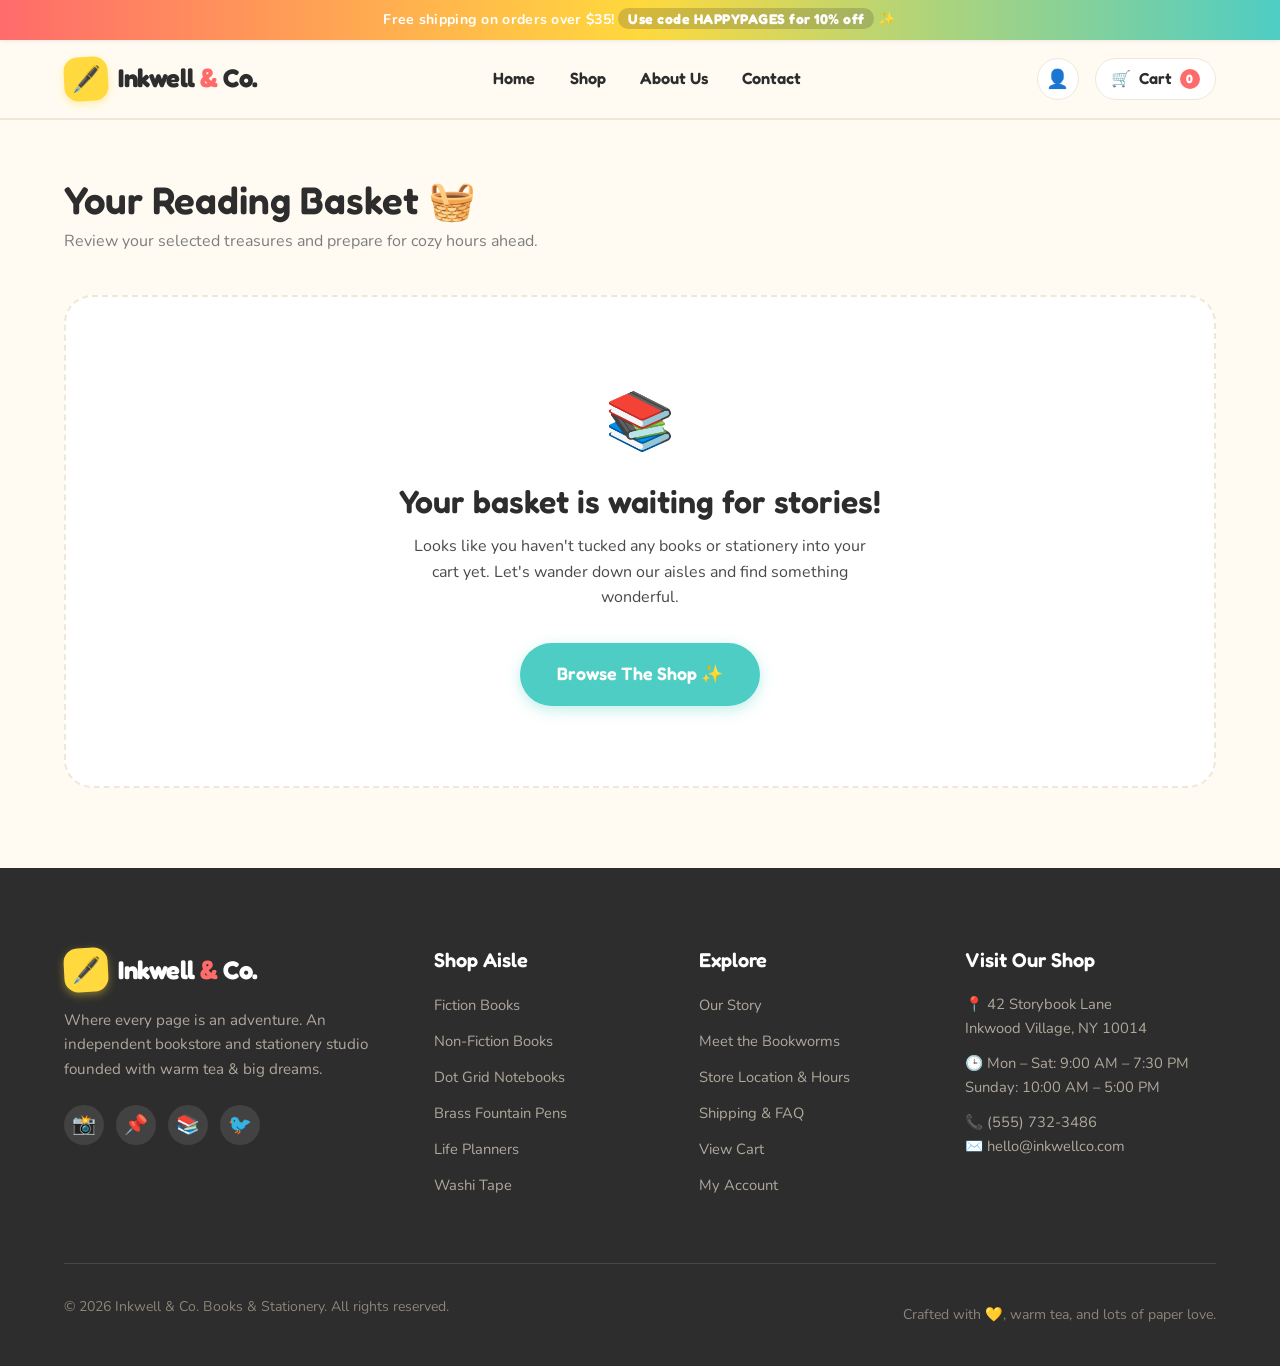
<file: cart.html>
<!DOCTYPE html>
<html lang="en">
<head>
  <meta charset="UTF-8">
  <meta name="viewport" content="width=device-width, initial-scale=1.0">
  <title>Your Shopping Cart | Inkwell & Co.</title>
  <meta name="description" content="Review your curated books, journals, pens, and cozy stationery in your Inkwell & Co. basket.">
  <link rel="stylesheet" href="css/style.css">
  <link rel="icon" href="data:image/svg+xml,<svg xmlns=%22http://www.w3.org/2000/svg%22 viewBox=%220 0 100 100%22><text y=%22.9em%22 font-size=%2290%22>🖋️</text></svg>">
</head>
<body>

  <!-- Top Announcement Promo Strip -->
  <div class="promo-strip">
    Free shipping on orders over $35! <span>Use code HAPPYPAGES for 10% off</span> ✨
  </div>

  <!-- Sticky Navbar -->
  <header class="navbar">
    <div class="container">
      <a href="index.html" class="brand-logo">
        <span class="logo-icon">🖋️</span>
        <span class="brand-text">Inkwell <span>&</span> Co.</span>
      </a>

      <!-- Desktop Nav -->
      <nav class="nav-links">
        <a href="index.html" class="nav-link">Home</a>
        <a href="shop.html" class="nav-link">Shop</a>
        <a href="about.html" class="nav-link">About Us</a>
        <a href="contact.html" class="nav-link">Contact</a>
      </nav>

      <!-- Action Buttons -->
      <div class="nav-actions">
        <a href="login.html" class="nav-icon-btn" title="Account / Sign In" aria-label="Account">
          👤
        </a>
        <a href="cart.html" class="cart-btn active" aria-label="View shopping cart">
          <span>🛒</span>
          <span>Cart</span>
          <span class="cart-badge">0</span>
        </a>
        <button class="hamburger-btn" aria-label="Toggle navigation menu">
          <span></span>
          <span></span>
          <span></span>
        </button>
      </div>
    </div>
  </header>

  <!-- Mobile Drawer -->
  <div class="mobile-nav-backdrop"></div>
  <aside class="mobile-nav-drawer">
    <a href="index.html" class="nav-link">Home 🏡</a>
    <a href="shop.html" class="nav-link">Shop All Products 📚</a>
    <a href="about.html" class="nav-link">Our Story ☕</a>
    <a href="contact.html" class="nav-link">Get in Touch 💌</a>
    <a href="login.html" class="nav-link">Member Sign In 👤</a>
    <a href="cart.html" class="nav-link active">Shopping Cart 🛒</a>
  </aside>

  <main>
    <section class="cart-section">
      <div class="container">
        <div style="margin-bottom: 2.5rem;">
          <h1 style="font-size: 2.4rem; margin-bottom: 0.35rem;">Your Reading Basket 🧺</h1>
          <p class="text-muted">Review your selected treasures and prepare for cozy hours ahead.</p>
        </div>

        <!-- Empty Cart View -->
        <div id="cart-empty-view" class="empty-state" style="display: none; padding: 5rem 2rem;">
          <div class="icon">📚</div>
          <h2 style="font-size: 2rem; margin-bottom: 0.75rem;">Your basket is waiting for stories!</h2>
          <p style="max-width: 480px; margin: 0 auto 2rem; color: var(--color-ink-light);">
            Looks like you haven't tucked any books or stationery into your cart yet. Let's wander down our aisles and find something wonderful.
          </p>
          <a href="shop.html" class="btn btn-teal btn-lg">Browse The Shop ✨</a>
        </div>

        <!-- Filled Cart View -->
        <div id="cart-filled-view" class="cart-layout">
          <!-- Cart Items Column -->
          <div>
            <div class="cart-items-wrapper">
              <div style="display:flex; justify-content:space-between; align-items:center; padding-bottom:1rem; border-bottom:2px solid var(--color-border); margin-bottom:1rem;">
                <h3 style="font-size:1.25rem;">Items in Your Basket</h3>
                <a href="shop.html" style="font-size:0.9rem; font-weight:700; color:var(--color-teal-dark);">+ Add more items</a>
              </div>

              <!-- List container rendered by js/main.js -->
              <div id="cart-items-container"></div>
            </div>

            <div style="margin-top: 1.5rem; display: flex; justify-content: space-between; align-items: center; flex-wrap: wrap; gap: 1rem;">
              <a href="shop.html" class="btn btn-outline">← Continue Shopping</a>
              <span style="font-size: 0.88rem; color: var(--color-muted);">🔒 Secure 256-bit Encrypted Checkout</span>
            </div>
          </div>

          <!-- Order Summary Column -->
          <aside class="order-summary-box">
            <h3>Order Summary</h3>

            <!-- Free Shipping Progress -->
            <div class="shipping-progress">
              <div id="shipping-progress-text" class="shipping-progress-text">
                Add <strong>$35.00</strong> more to unlock <strong>FREE Shipping!</strong>
              </div>
              <div class="progress-bar-track">
                <div id="shipping-progress-bar" class="progress-bar-fill" style="width: 0%;"></div>
              </div>
            </div>

            <!-- Promo Code Form -->
            <div style="margin-bottom: 1.5rem;">
              <label for="cart-promo-input" style="font-size:0.85rem; font-weight:700; display:block; margin-bottom:0.4rem;">Have a Promo Code?</label>
              <div class="promo-code-wrap">
                <input type="text" id="cart-promo-input" class="promo-code-input" placeholder="e.g. HAPPYPAGES">
                <button type="button" id="cart-promo-btn" class="btn btn-teal btn-sm" style="padding:0.6rem 1.1rem;">Apply</button>
              </div>
              <div id="cart-promo-msg" class="promo-message"></div>
              <div style="font-size:0.78rem; color:var(--color-muted); background:var(--color-cream); padding:0.35rem 0.6rem; border-radius:var(--radius-sm); border:1px dashed var(--color-border-dark);">
                💡 Tip: Use coupon <strong>HAPPYPAGES</strong> for 10% off!
              </div>
            </div>

            <!-- Financial Summary Rows -->
            <div class="summary-rows">
              <div class="summary-row">
                <span>Items Subtotal</span>
                <span id="cart-subtotal" class="fw-bold">$0.00</span>
              </div>

              <div id="cart-discount-row" class="summary-row discount-row" style="display: none;">
                <span>10% Club Discount</span>
                <span id="cart-discount-amount">-$0.00</span>
              </div>

              <div class="summary-row">
                <span>Standard Shipping</span>
                <span id="cart-shipping" class="fw-bold">$4.99</span>
              </div>

              <div class="summary-row total-row">
                <span>Total</span>
                <span id="cart-total" style="color:var(--color-ink);">$0.00</span>
              </div>
            </div>

            <!-- Checkout CTA Button -->
            <a href="checkout.html" class="btn btn-teal btn-lg btn-block" style="box-shadow: 0 6px 18px rgba(78, 205, 196, 0.45);">
              Proceed to Checkout 💳
            </a>

            <!-- Badges -->
            <div style="margin-top: 1.75rem; text-align: center; border-top: 1px dashed var(--color-border); padding-top: 1.25rem;">
              <p style="font-size: 0.8rem; color: var(--color-muted); margin-bottom: 0.6rem;">WE PROUDLY ACCEPT</p>
              <div style="display:flex; justify-content:center; gap:0.5rem; font-size:1.4rem;">
                <span title="Visa">💳</span>
                <span title="Apple Pay">🍏</span>
                <span title="Google Pay">📱</span>
                <span title="PayPal">🅿️</span>
              </div>
            </div>
          </aside>
        </div>
      </div>
    </section>
  </main>

  <!-- Footer -->
  <footer class="site-footer">
    <div class="container">
      <div class="footer-grid">
        <div class="footer-brand">
          <a href="index.html" class="brand-logo">
            <span class="logo-icon">🖋️</span>
            <span class="brand-text">Inkwell <span>&</span> Co.</span>
          </a>
          <p class="footer-tagline">Where every page is an adventure. An independent bookstore and stationery studio founded with warm tea & big dreams.</p>
          <div class="footer-social-row">
            <a href="#" class="social-icon-link" aria-label="Instagram">📸</a>
            <a href="#" class="social-icon-link" aria-label="Pinterest">📌</a>
            <a href="#" class="social-icon-link" aria-label="Goodreads">📚</a>
            <a href="#" class="social-icon-link" aria-label="Twitter">🐦</a>
          </div>
        </div>

        <div>
          <h4 class="footer-heading">Shop Aisle</h4>
          <ul class="footer-links">
            <li><a href="shop.html?category=Fiction+books">Fiction Books</a></li>
            <li><a href="shop.html?category=Non-Fiction+books">Non-Fiction Books</a></li>
            <li><a href="shop.html?category=Notebooks">Dot Grid Notebooks</a></li>
            <li><a href="shop.html?category=Pens">Brass Fountain Pens</a></li>
            <li><a href="shop.html?category=Planners">Life Planners</a></li>
            <li><a href="shop.html?category=Washi+tape">Washi Tape</a></li>
          </ul>
        </div>

        <div>
          <h4 class="footer-heading">Explore</h4>
          <ul class="footer-links">
            <li><a href="about.html">Our Story</a></li>
            <li><a href="about.html#team">Meet the Bookworms</a></li>
            <li><a href="contact.html">Store Location & Hours</a></li>
            <li><a href="contact.html#faq">Shipping & FAQ</a></li>
            <li><a href="cart.html">View Cart</a></li>
            <li><a href="login.html">My Account</a></li>
          </ul>
        </div>

        <div>
          <h4 class="footer-heading">Visit Our Shop</h4>
          <p style="color:#B0A89C; font-size:0.92rem; margin-bottom: 0.75rem;">
            📍 42 Storybook Lane<br>Inkwood Village, NY 10014
          </p>
          <p style="color:#B0A89C; font-size:0.92rem; margin-bottom: 0.75rem;">
            🕒 Mon – Sat: 9:00 AM – 7:30 PM<br>Sunday: 10:00 AM – 5:00 PM
          </p>
          <p style="color:#B0A89C; font-size:0.92rem;">
            📞 (555) 732-3486<br>✉️ hello@inkwellco.com
          </p>
        </div>
      </div>

      <div class="footer-bottom">
        <p>&copy; 2026 Inkwell & Co. Books & Stationery. All rights reserved.</p>
        <p>Crafted with 💛, warm tea, and lots of paper love.</p>
      </div>
    </div>
  </footer>

  <!-- Scripts -->
  <script src="js/products.js"></script>
  <script src="js/main.js"></script>
</body>
</html>
</file>
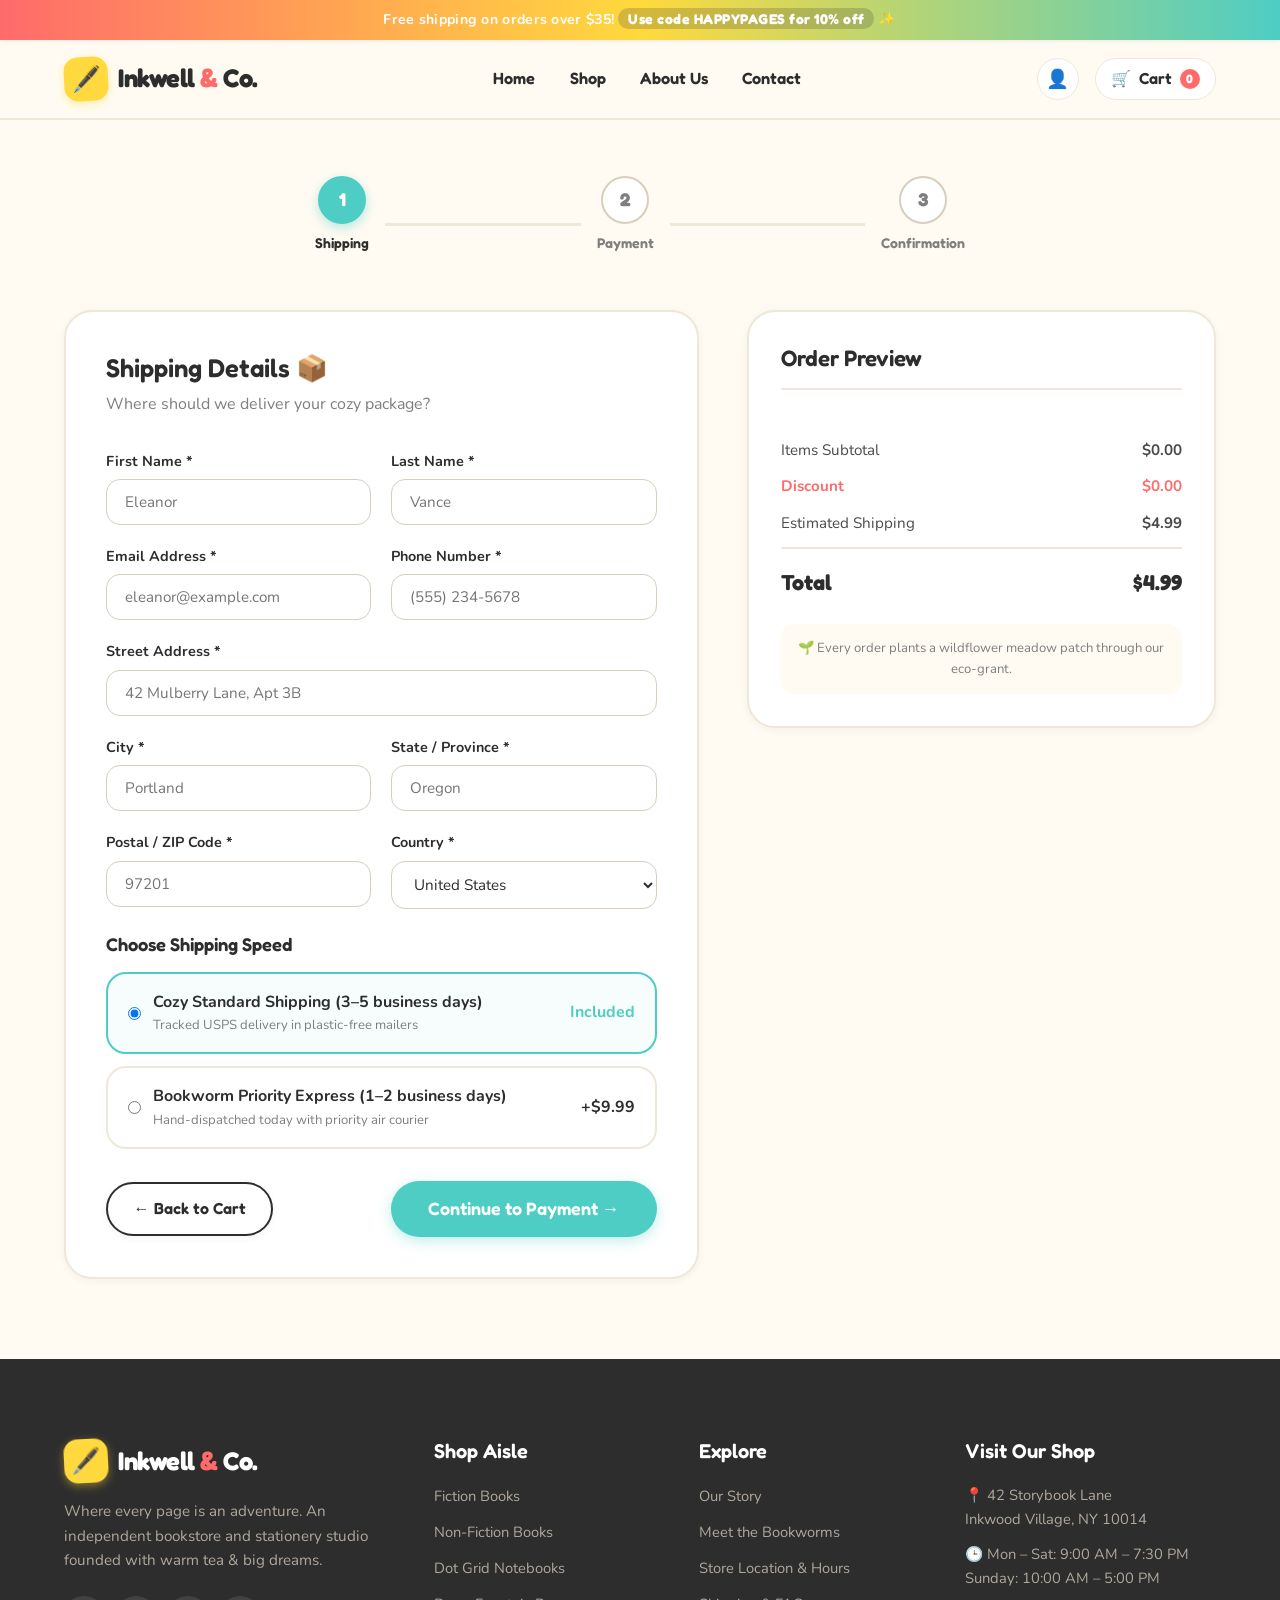
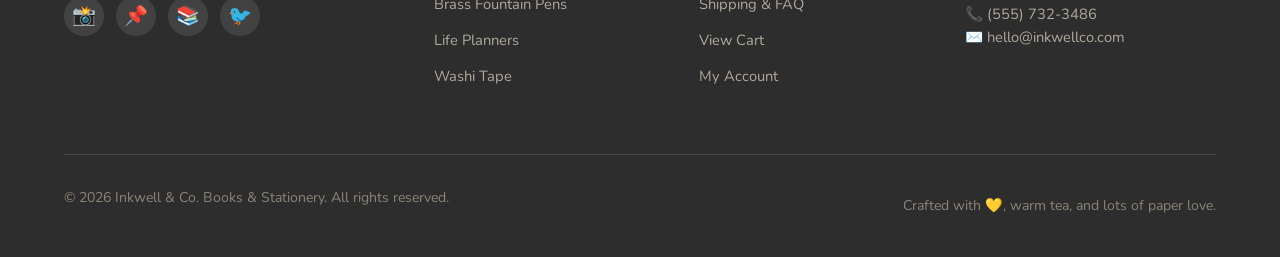
<file: checkout.html>
<!DOCTYPE html>
<html lang="en">
<head>
  <meta charset="UTF-8">
  <meta name="viewport" content="width=device-width, initial-scale=1.0">
  <title>Checkout | Inkwell & Co.</title>
  <meta name="description" content="Complete your purchase with our secure multi-step checkout.">
  <link rel="stylesheet" href="css/style.css">
  <link rel="icon" href="data:image/svg+xml,<svg xmlns=%22http://www.w3.org/2000/svg%22 viewBox=%220 0 100 100%22><text y=%22.9em%22 font-size=%2290%22>🖋️</text></svg>">
</head>
<body>

  <!-- Top Announcement Promo Strip -->
  <div class="promo-strip">
    Free shipping on orders over $35! <span>Use code HAPPYPAGES for 10% off</span> ✨
  </div>

  <!-- Sticky Navbar -->
  <header class="navbar">
    <div class="container">
      <a href="index.html" class="brand-logo">
        <span class="logo-icon">🖋️</span>
        <span class="brand-text">Inkwell <span>&</span> Co.</span>
      </a>

      <!-- Desktop Nav -->
      <nav class="nav-links">
        <a href="index.html" class="nav-link">Home</a>
        <a href="shop.html" class="nav-link">Shop</a>
        <a href="about.html" class="nav-link">About Us</a>
        <a href="contact.html" class="nav-link">Contact</a>
      </nav>

      <!-- Action Buttons -->
      <div class="nav-actions">
        <a href="login.html" class="nav-icon-btn" title="Account / Sign In" aria-label="Account">
          👤
        </a>
        <a href="cart.html" class="cart-btn" aria-label="View shopping cart">
          <span>🛒</span>
          <span>Cart</span>
          <span class="cart-badge">0</span>
        </a>
        <button class="hamburger-btn" aria-label="Toggle navigation menu">
          <span></span>
          <span></span>
          <span></span>
        </button>
      </div>
    </div>
  </header>

  <!-- Mobile Drawer -->
  <div class="mobile-nav-backdrop"></div>
  <aside class="mobile-nav-drawer">
    <a href="index.html" class="nav-link">Home 🏡</a>
    <a href="shop.html" class="nav-link">Shop All Products 📚</a>
    <a href="about.html" class="nav-link">Our Story ☕</a>
    <a href="contact.html" class="nav-link">Get in Touch 💌</a>
    <a href="login.html" class="nav-link">Member Sign In 👤</a>
    <a href="cart.html" class="nav-link">Shopping Cart 🛒</a>
  </aside>

  <main>
    <section class="checkout-section" id="checkout-wizard">
      <div class="container">
        <!-- Step Indicators -->
        <div class="checkout-steps-bar">
          <div id="step-ind-1" class="step-indicator active">
            <div class="step-circle">1</div>
            <span class="step-label">Shipping</span>
          </div>

          <div id="step-line-1" class="step-line"></div>

          <div id="step-ind-2" class="step-indicator">
            <div class="step-circle">2</div>
            <span class="step-label">Payment</span>
          </div>

          <div id="step-line-2" class="step-line"></div>

          <div id="step-ind-3" class="step-indicator">
            <div class="step-circle">3</div>
            <span class="step-label">Confirmation</span>
          </div>
        </div>

        <div class="checkout-grid">
          <!-- Wizard Forms Column -->
          <div>
            <!-- STEP 1: SHIPPING -->
            <div id="checkout-step-1" class="checkout-form-card">
              <h2 style="font-size: 1.6rem; margin-bottom: 0.5rem;">Shipping Details 📦</h2>
              <p class="text-muted" style="margin-bottom: 2rem;">Where should we deliver your cozy package?</p>

              <form id="shipping-form">
                <div class="form-grid">
                  <div>
                    <label class="form-label" for="ship-first-name">First Name *</label>
                    <input type="text" id="ship-first-name" class="form-input" placeholder="Eleanor" required>
                  </div>
                  <div>
                    <label class="form-label" for="ship-last-name">Last Name *</label>
                    <input type="text" id="ship-last-name" class="form-input" placeholder="Vance" required>
                  </div>
                  <div>
                    <label class="form-label" for="ship-email">Email Address *</label>
                    <input type="email" id="ship-email" class="form-input" placeholder="eleanor@example.com" required>
                  </div>
                  <div>
                    <label class="form-label" for="ship-phone">Phone Number *</label>
                    <input type="tel" id="ship-phone" class="form-input" placeholder="(555) 234-5678" required>
                  </div>
                  <div class="form-group col-full">
                    <label class="form-label" for="ship-address">Street Address *</label>
                    <input type="text" id="ship-address" class="form-input" placeholder="42 Mulberry Lane, Apt 3B" required>
                  </div>
                  <div>
                    <label class="form-label" for="ship-city">City *</label>
                    <input type="text" id="ship-city" class="form-input" placeholder="Portland" required>
                  </div>
                  <div>
                    <label class="form-label" for="ship-state">State / Province *</label>
                    <input type="text" id="ship-state" class="form-input" placeholder="Oregon" required>
                  </div>
                  <div>
                    <label class="form-label" for="ship-zip">Postal / ZIP Code *</label>
                    <input type="text" id="ship-zip" class="form-input" placeholder="97201" required>
                  </div>
                  <div>
                    <label class="form-label" for="ship-country">Country *</label>
                    <select id="ship-country" class="form-select">
                      <option value="US">United States</option>
                      <option value="CA">Canada</option>
                      <option value="UK">United Kingdom</option>
                      <option value="AU">Australia</option>
                    </select>
                  </div>
                </div>

                <h4 style="font-size:1.15rem; margin-bottom: 1rem; margin-top: 1rem;">Choose Shipping Speed</h4>
                <div class="shipping-options">
                  <label class="shipping-option selected">
                    <div class="shipping-option-left">
                      <input type="radio" name="shipping_method" value="standard" checked>
                      <div>
                        <strong>Cozy Standard Shipping (3–5 business days)</strong>
                        <p style="font-size:0.82rem; color:var(--color-muted); margin:0;">Tracked USPS delivery in plastic-free mailers</p>
                      </div>
                    </div>
                    <span class="fw-bold text-teal">Included</span>
                  </label>

                  <label class="shipping-option">
                    <div class="shipping-option-left">
                      <input type="radio" name="shipping_method" value="express">
                      <div>
                        <strong>Bookworm Priority Express (1–2 business days)</strong>
                        <p style="font-size:0.82rem; color:var(--color-muted); margin:0;">Hand-dispatched today with priority air courier</p>
                      </div>
                    </div>
                    <span class="fw-bold">+$9.99</span>
                  </label>
                </div>

                <div style="display:flex; justify-content:space-between; align-items:center; margin-top:2rem;">
                  <a href="cart.html" class="btn btn-outline">← Back to Cart</a>
                  <button type="button" id="btn-to-payment" class="btn btn-teal btn-lg">
                    Continue to Payment →
                  </button>
                </div>
              </form>
            </div>

            <!-- STEP 2: PAYMENT -->
            <div id="checkout-step-2" class="checkout-form-card" style="display: none;">
              <h2 style="font-size: 1.6rem; margin-bottom: 0.5rem;">Payment Method 💳</h2>
              <p class="text-muted" style="margin-bottom: 2rem;">All transactions are encrypted with bank-grade 256-bit SSL security.</p>

              <form id="payment-form">
                <div class="form-grid">
                  <div class="form-group col-full">
                    <label class="form-label" for="pay-card-num">Card Number *</label>
                    <input type="text" id="pay-card-num" class="form-input" placeholder="4242 •••• •••• 4242" maxlength="19" required>
                  </div>
                  <div class="form-group col-full">
                    <label class="form-label" for="pay-card-name">Name on Card *</label>
                    <input type="text" id="pay-card-name" class="form-input" placeholder="Eleanor Vance" required>
                  </div>
                  <div>
                    <label class="form-label" for="pay-card-exp">Expiration Date (MM/YY) *</label>
                    <input type="text" id="pay-card-exp" class="form-input" placeholder="12/28" maxlength="5" required>
                  </div>
                  <div>
                    <label class="form-label" for="pay-card-cvv">Security Code (CVV) *</label>
                    <input type="password" id="pay-card-cvv" class="form-input" placeholder="•••" maxlength="4" required>
                  </div>
                </div>

                <label class="filter-item" style="margin-bottom: 2rem;">
                  <input type="checkbox" checked>
                  <span>Billing address matches shipping address</span>
                </label>

                <div style="display:flex; justify-content:space-between; align-items:center; margin-top:2rem;">
                  <button type="button" id="btn-back-shipping" class="btn btn-outline">← Back to Shipping</button>
                  <button type="button" id="btn-place-order" class="btn btn-accent btn-lg">
                    Place Order Now 🎁
                  </button>
                </div>
              </form>
            </div>

            <!-- STEP 3: CONFIRMATION -->
            <div id="checkout-step-3" class="confirmation-card" style="display: none;">
              <div class="conf-icon">🎉</div>
              <h2 style="font-size: 2.4rem; margin-bottom: 0.5rem;">Order Placed!</h2>
              <p style="font-size: 1.1rem; color: var(--color-ink-light);">
                Thank you so much for supporting our independent bookstore! We are preparing your treasures with warm care and a handmade bookmark.
              </p>

              <div>
                <span class="conf-order-num">Order Reference: <strong id="confirmation-order-id">INK-000000</strong></span>
              </div>

              <div style="background-color: var(--color-cream); border-radius: var(--radius-lg); padding: 1.5rem; text-align: left; margin: 1.5rem 0 2.5rem; border: 1.5px solid var(--color-border);">
                <h4 style="margin-bottom: 0.5rem; font-size: 1.05rem;">What happens next?</h4>
                <ul style="list-style: disc; padding-left: 1.25rem; font-size: 0.92rem; color: var(--color-ink-light); display: flex; flex-direction: column; gap: 0.4rem;">
                  <li>A confirmation email and receipt have been dispatched to your inbox.</li>
                  <li>Our bibliophiles will wrap your books in plastic-free archival kraft paper.</li>
                  <li>You will receive live tracking as soon as your package leaves our village shop.</li>
                </ul>
              </div>

              <div style="display: flex; justify-content: center; gap: 1rem; flex-wrap: wrap;">
                <a href="shop.html" class="btn btn-teal btn-lg">Continue Exploring Books 📖</a>
                <a href="index.html" class="btn btn-outline btn-lg">Back to Home</a>
              </div>
            </div>
          </div>

          <!-- Checkout Sidebar Summary Column -->
          <aside id="checkout-sidebar-col" class="order-summary-box">
            <h3>Order Preview</h3>

            <div id="checkout-summary-items" style="max-height: 240px; overflow-y: auto; margin-bottom: 1.5rem; padding-right: 0.5rem;">
              <!-- Cart items preview -->
            </div>

            <div class="summary-rows">
              <div class="summary-row">
                <span>Items Subtotal</span>
                <span id="checkout-subtotal" class="fw-bold">$0.00</span>
              </div>
              <div class="summary-row discount-row">
                <span>Discount</span>
                <span id="checkout-discount">-$0.00</span>
              </div>
              <div class="summary-row">
                <span>Estimated Shipping</span>
                <span id="checkout-shipping" class="fw-bold">$4.99</span>
              </div>
              <div class="summary-row total-row">
                <span>Total</span>
                <span id="checkout-total">$0.00</span>
              </div>
            </div>

            <div style="background-color: var(--color-cream); border-radius: var(--radius-md); padding: 0.9rem; font-size: 0.82rem; color: var(--color-muted); text-align: center; margin-top: 1.5rem;">
              🌱 Every order plants a wildflower meadow patch through our eco-grant.
            </div>
          </aside>
        </div>
      </div>
    </section>
  </main>

  <!-- Footer -->
  <footer class="site-footer">
    <div class="container">
      <div class="footer-grid">
        <div class="footer-brand">
          <a href="index.html" class="brand-logo">
            <span class="logo-icon">🖋️</span>
            <span class="brand-text">Inkwell <span>&</span> Co.</span>
          </a>
          <p class="footer-tagline">Where every page is an adventure. An independent bookstore and stationery studio founded with warm tea & big dreams.</p>
          <div class="footer-social-row">
            <a href="#" class="social-icon-link" aria-label="Instagram">📸</a>
            <a href="#" class="social-icon-link" aria-label="Pinterest">📌</a>
            <a href="#" class="social-icon-link" aria-label="Goodreads">📚</a>
            <a href="#" class="social-icon-link" aria-label="Twitter">🐦</a>
          </div>
        </div>

        <div>
          <h4 class="footer-heading">Shop Aisle</h4>
          <ul class="footer-links">
            <li><a href="shop.html?category=Fiction+books">Fiction Books</a></li>
            <li><a href="shop.html?category=Non-Fiction+books">Non-Fiction Books</a></li>
            <li><a href="shop.html?category=Notebooks">Dot Grid Notebooks</a></li>
            <li><a href="shop.html?category=Pens">Brass Fountain Pens</a></li>
            <li><a href="shop.html?category=Planners">Life Planners</a></li>
            <li><a href="shop.html?category=Washi+tape">Washi Tape</a></li>
          </ul>
        </div>

        <div>
          <h4 class="footer-heading">Explore</h4>
          <ul class="footer-links">
            <li><a href="about.html">Our Story</a></li>
            <li><a href="about.html#team">Meet the Bookworms</a></li>
            <li><a href="contact.html">Store Location & Hours</a></li>
            <li><a href="contact.html#faq">Shipping & FAQ</a></li>
            <li><a href="cart.html">View Cart</a></li>
            <li><a href="login.html">My Account</a></li>
          </ul>
        </div>

        <div>
          <h4 class="footer-heading">Visit Our Shop</h4>
          <p style="color:#B0A89C; font-size:0.92rem; margin-bottom: 0.75rem;">
            📍 42 Storybook Lane<br>Inkwood Village, NY 10014
          </p>
          <p style="color:#B0A89C; font-size:0.92rem; margin-bottom: 0.75rem;">
            🕒 Mon – Sat: 9:00 AM – 7:30 PM<br>Sunday: 10:00 AM – 5:00 PM
          </p>
          <p style="color:#B0A89C; font-size:0.92rem;">
            📞 (555) 732-3486<br>✉️ hello@inkwellco.com
          </p>
        </div>
      </div>

      <div class="footer-bottom">
        <p>&copy; 2026 Inkwell & Co. Books & Stationery. All rights reserved.</p>
        <p>Crafted with 💛, warm tea, and lots of paper love.</p>
      </div>
    </div>
  </footer>

  <!-- Scripts -->
  <script src="js/products.js"></script>
  <script src="js/main.js"></script>
</body>
</html>
</file>
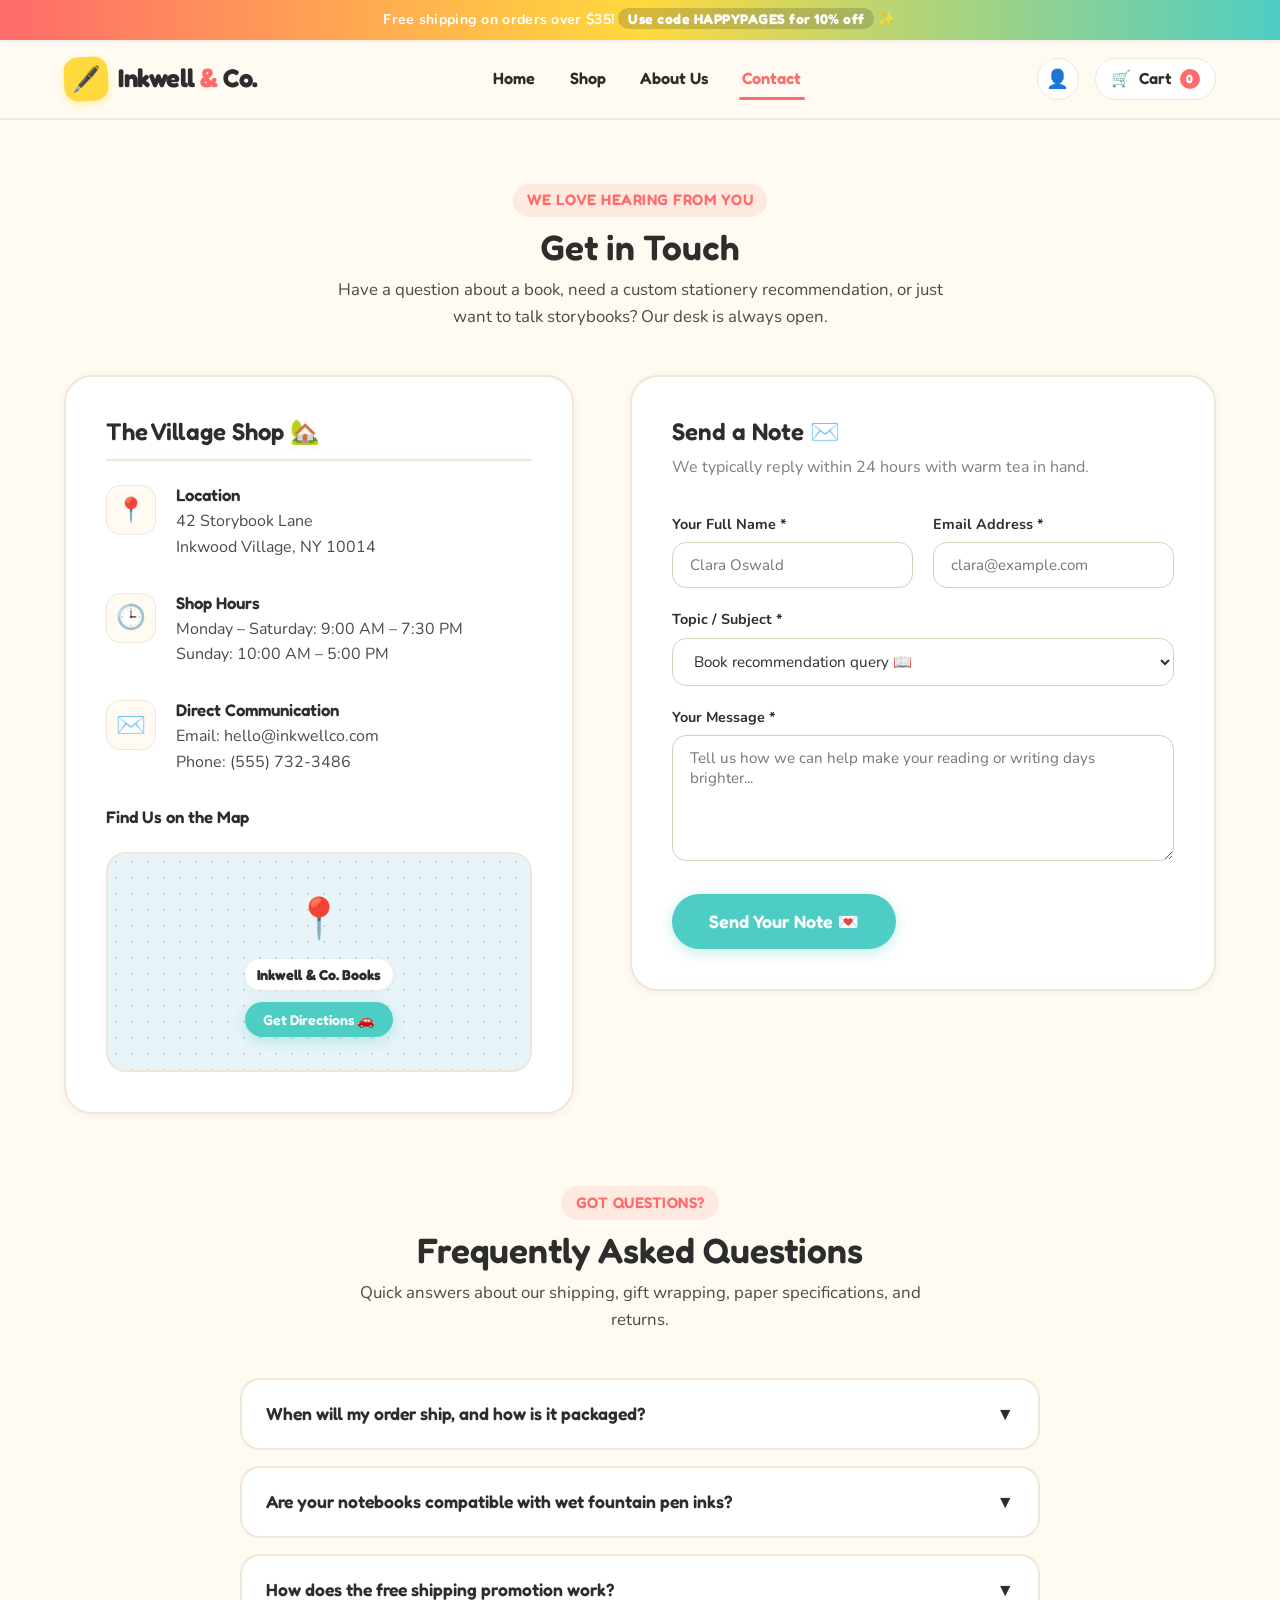
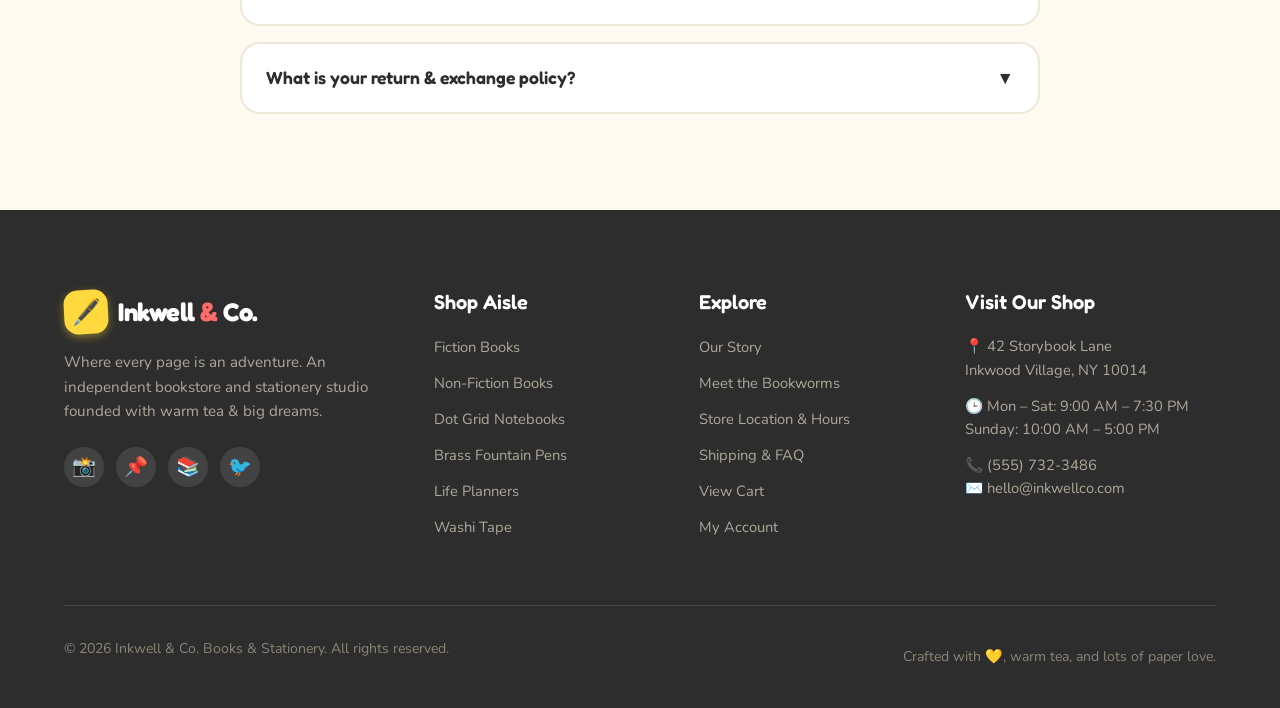
<file: contact.html>
<!DOCTYPE html>
<html lang="en">
<head>
  <meta charset="UTF-8">
  <meta name="viewport" content="width=device-width, initial-scale=1.0">
  <title>Contact & Visit Us | Inkwell & Co.</title>
  <meta name="description" content="Reach out to the Inkwell & Co. team or visit our warm village book & stationery nook.">
  <link rel="stylesheet" href="css/style.css">
  <link rel="icon" href="data:image/svg+xml,<svg xmlns=%22http://www.w3.org/2000/svg%22 viewBox=%220 0 100 100%22><text y=%22.9em%22 font-size=%2290%22>🖋️</text></svg>">
</head>
<body>

  <!-- Top Announcement Promo Strip -->
  <div class="promo-strip">
    Free shipping on orders over $35! <span>Use code HAPPYPAGES for 10% off</span> ✨
  </div>

  <!-- Sticky Navbar -->
  <header class="navbar">
    <div class="container">
      <a href="index.html" class="brand-logo">
        <span class="logo-icon">🖋️</span>
        <span class="brand-text">Inkwell <span>&</span> Co.</span>
      </a>

      <!-- Desktop Nav -->
      <nav class="nav-links">
        <a href="index.html" class="nav-link">Home</a>
        <a href="shop.html" class="nav-link">Shop</a>
        <a href="about.html" class="nav-link">About Us</a>
        <a href="contact.html" class="nav-link active">Contact</a>
      </nav>

      <!-- Action Buttons -->
      <div class="nav-actions">
        <a href="login.html" class="nav-icon-btn" title="Account / Sign In" aria-label="Account">
          👤
        </a>
        <a href="cart.html" class="cart-btn" aria-label="View shopping cart">
          <span>🛒</span>
          <span>Cart</span>
          <span class="cart-badge">0</span>
        </a>
        <button class="hamburger-btn" aria-label="Toggle navigation menu">
          <span></span>
          <span></span>
          <span></span>
        </button>
      </div>
    </div>
  </header>

  <!-- Mobile Drawer -->
  <div class="mobile-nav-backdrop"></div>
  <aside class="mobile-nav-drawer">
    <a href="index.html" class="nav-link">Home 🏡</a>
    <a href="shop.html" class="nav-link">Shop All Products 📚</a>
    <a href="about.html" class="nav-link">Our Story ☕</a>
    <a href="contact.html" class="nav-link active">Get in Touch 💌</a>
    <a href="login.html" class="nav-link">Member Sign In 👤</a>
    <a href="cart.html" class="nav-link">Shopping Cart 🛒</a>
  </aside>

  <main>
    <section class="contact-section">
      <div class="container">
        <div class="section-title-wrap">
          <span class="section-subtitle">We Love Hearing From You</span>
          <h1 class="section-title">Get in Touch</h1>
          <p class="section-desc">Have a question about a book, need a custom stationery recommendation, or just want to talk storybooks? Our desk is always open.</p>
        </div>

        <div class="contact-grid">
          <!-- Left: Store Info & CSS Map -->
          <div>
            <div class="contact-info-card">
              <h3 style="font-size: 1.5rem; margin-bottom: 1.5rem; padding-bottom: 0.75rem; border-bottom: 2px solid var(--color-border);">
                The Village Shop 🏡
              </h3>

              <div class="contact-detail-item">
                <div class="contact-detail-icon">📍</div>
                <div>
                  <h4 style="font-size: 1.05rem; margin-bottom: 0.2rem;">Location</h4>
                  <p style="color: var(--color-ink-light); margin: 0;">
                    42 Storybook Lane<br>Inkwood Village, NY 10014
                  </p>
                </div>
              </div>

              <div class="contact-detail-item">
                <div class="contact-detail-icon">🕒</div>
                <div>
                  <h4 style="font-size: 1.05rem; margin-bottom: 0.2rem;">Shop Hours</h4>
                  <p style="color: var(--color-ink-light); margin: 0;">
                    Monday – Saturday: 9:00 AM – 7:30 PM<br>
                    Sunday: 10:00 AM – 5:00 PM
                  </p>
                </div>
              </div>

              <div class="contact-detail-item">
                <div class="contact-detail-icon">✉️</div>
                <div>
                  <h4 style="font-size: 1.05rem; margin-bottom: 0.2rem;">Direct Communication</h4>
                  <p style="color: var(--color-ink-light); margin: 0;">
                    Email: hello@inkwellco.com<br>
                    Phone: (555) 732-3486
                  </p>
                </div>
              </div>

              <!-- Interactive Stylized CSS Map Placeholder -->
              <div>
                <h4 style="font-size: 1.05rem; margin-bottom: 0.5rem;">Find Us on the Map</h4>
                <div class="map-placeholder">
                  <div class="map-pin">📍</div>
                  <div class="map-label">Inkwell & Co. Books</div>
                  <button type="button" class="btn btn-sm btn-teal" style="margin-top: 0.75rem;" onclick="showToast('Opening navigation to Storybook Lane! 🗺️', 'info')">
                    Get Directions 🚗
                  </button>
                </div>
              </div>
            </div>
          </div>

          <!-- Right: Contact Form -->
          <div>
            <div class="checkout-form-card">
              <h3 style="font-size: 1.5rem; margin-bottom: 0.5rem;">Send a Note ✉️</h3>
              <p class="text-muted" style="margin-bottom: 2rem;">We typically reply within 24 hours with warm tea in hand.</p>

              <form id="contact-form">
                <div class="form-grid">
                  <div>
                    <label class="form-label" for="contact-name">Your Full Name *</label>
                    <input type="text" id="contact-name" class="form-input" placeholder="Clara Oswald" required>
                  </div>

                  <div>
                    <label class="form-label" for="contact-email">Email Address *</label>
                    <input type="email" id="contact-email" class="form-input" placeholder="clara@example.com" required>
                  </div>

                  <div class="form-group col-full">
                    <label class="form-label" for="contact-subject">Topic / Subject *</label>
                    <select id="contact-subject" class="form-select" required>
                      <option value="general">Book recommendation query 📖</option>
                      <option value="stationery">Stationery & fountain pen advice 🖋️</option>
                      <option value="order">Order tracking or shipping support 📦</option>
                      <option value="bookclub">Inkwell Book Club inquiry ☕</option>
                      <option value="other">Just saying hello! 💛</option>
                    </select>
                  </div>

                  <div class="form-group col-full">
                    <label class="form-label" for="contact-message">Your Message *</label>
                    <textarea id="contact-message" class="form-textarea" rows="5" placeholder="Tell us how we can help make your reading or writing days brighter..." required></textarea>
                  </div>
                </div>

                <button type="submit" class="btn btn-teal btn-lg">
                  Send Your Note 💌
                </button>
              </form>
            </div>
          </div>
        </div>

        <!-- FAQ Accordion Section -->
        <section class="faq-section" id="faq">
          <div class="section-title-wrap">
            <span class="section-subtitle">Got Questions?</span>
            <h2 class="section-title">Frequently Asked Questions</h2>
            <p class="section-desc">Quick answers about our shipping, gift wrapping, paper specifications, and returns.</p>
          </div>

          <div class="faq-list">
            <div class="faq-item">
              <div class="faq-question">
                <span>When will my order ship, and how is it packaged?</span>
                <span class="faq-arrow">▼</span>
              </div>
              <div class="faq-answer">
                <p>We pack all orders within 24 to 48 business hours from our village shop. Everything is wrapped in 100% recycled archival kraft paper, sealed with water-activated tape, and dispatched in compostable mailers — completely plastic-free!</p>
              </div>
            </div>

            <div class="faq-item">
              <div class="faq-question">
                <span>Are your notebooks compatible with wet fountain pen inks?</span>
                <span class="faq-arrow">▼</span>
              </div>
              <div class="faq-answer">
                <p>Yes, absolutely! Our dot-grid journals feature ultra-heavyweight 160 GSM bamboo paper specifically engineered to handle broad nibs, shading inks, and even gouache washes without bleeding or ghosting.</p>
              </div>
            </div>

            <div class="faq-item">
              <div class="faq-question">
                <span>How does the free shipping promotion work?</span>
                <span class="faq-arrow">▼</span>
              </div>
              <div class="faq-answer">
                <p>All domestic orders of $35 or more automatically receive Free Standard Shipping at checkout. Plus, you can stack coupon code <strong>HAPPYPAGES</strong> to enjoy an extra 10% off your entire order!</p>
              </div>
            </div>

            <div class="faq-item">
              <div class="faq-question">
                <span>What is your return & exchange policy?</span>
                <span class="faq-arrow">▼</span>
              </div>
              <div class="faq-answer">
                <p>We want you to adore your purchase. If a book doesn't capture your heart or a journal isn't quite right, we offer hassle-free returns or exchanges within 30 days of delivery.</p>
              </div>
            </div>
          </div>
        </section>
      </div>
    </section>
  </main>

  <!-- Footer -->
  <footer class="site-footer">
    <div class="container">
      <div class="footer-grid">
        <div class="footer-brand">
          <a href="index.html" class="brand-logo">
            <span class="logo-icon">🖋️</span>
            <span class="brand-text">Inkwell <span>&</span> Co.</span>
          </a>
          <p class="footer-tagline">Where every page is an adventure. An independent bookstore and stationery studio founded with warm tea & big dreams.</p>
          <div class="footer-social-row">
            <a href="#" class="social-icon-link" aria-label="Instagram">📸</a>
            <a href="#" class="social-icon-link" aria-label="Pinterest">📌</a>
            <a href="#" class="social-icon-link" aria-label="Goodreads">📚</a>
            <a href="#" class="social-icon-link" aria-label="Twitter">🐦</a>
          </div>
        </div>

        <div>
          <h4 class="footer-heading">Shop Aisle</h4>
          <ul class="footer-links">
            <li><a href="shop.html?category=Fiction+books">Fiction Books</a></li>
            <li><a href="shop.html?category=Non-Fiction+books">Non-Fiction Books</a></li>
            <li><a href="shop.html?category=Notebooks">Dot Grid Notebooks</a></li>
            <li><a href="shop.html?category=Pens">Brass Fountain Pens</a></li>
            <li><a href="shop.html?category=Planners">Life Planners</a></li>
            <li><a href="shop.html?category=Washi+tape">Washi Tape</a></li>
          </ul>
        </div>

        <div>
          <h4 class="footer-heading">Explore</h4>
          <ul class="footer-links">
            <li><a href="about.html">Our Story</a></li>
            <li><a href="about.html#team">Meet the Bookworms</a></li>
            <li><a href="contact.html">Store Location & Hours</a></li>
            <li><a href="contact.html#faq">Shipping & FAQ</a></li>
            <li><a href="cart.html">View Cart</a></li>
            <li><a href="login.html">My Account</a></li>
          </ul>
        </div>

        <div>
          <h4 class="footer-heading">Visit Our Shop</h4>
          <p style="color:#B0A89C; font-size:0.92rem; margin-bottom: 0.75rem;">
            📍 42 Storybook Lane<br>Inkwood Village, NY 10014
          </p>
          <p style="color:#B0A89C; font-size:0.92rem; margin-bottom: 0.75rem;">
            🕒 Mon – Sat: 9:00 AM – 7:30 PM<br>Sunday: 10:00 AM – 5:00 PM
          </p>
          <p style="color:#B0A89C; font-size:0.92rem;">
            📞 (555) 732-3486<br>✉️ hello@inkwellco.com
          </p>
        </div>
      </div>

      <div class="footer-bottom">
        <p>&copy; 2026 Inkwell & Co. Books & Stationery. All rights reserved.</p>
        <p>Crafted with 💛, warm tea, and lots of paper love.</p>
      </div>
    </div>
  </footer>

  <!-- Scripts -->
  <script src="js/products.js"></script>
  <script src="js/main.js"></script>
</body>
</html>
</file>
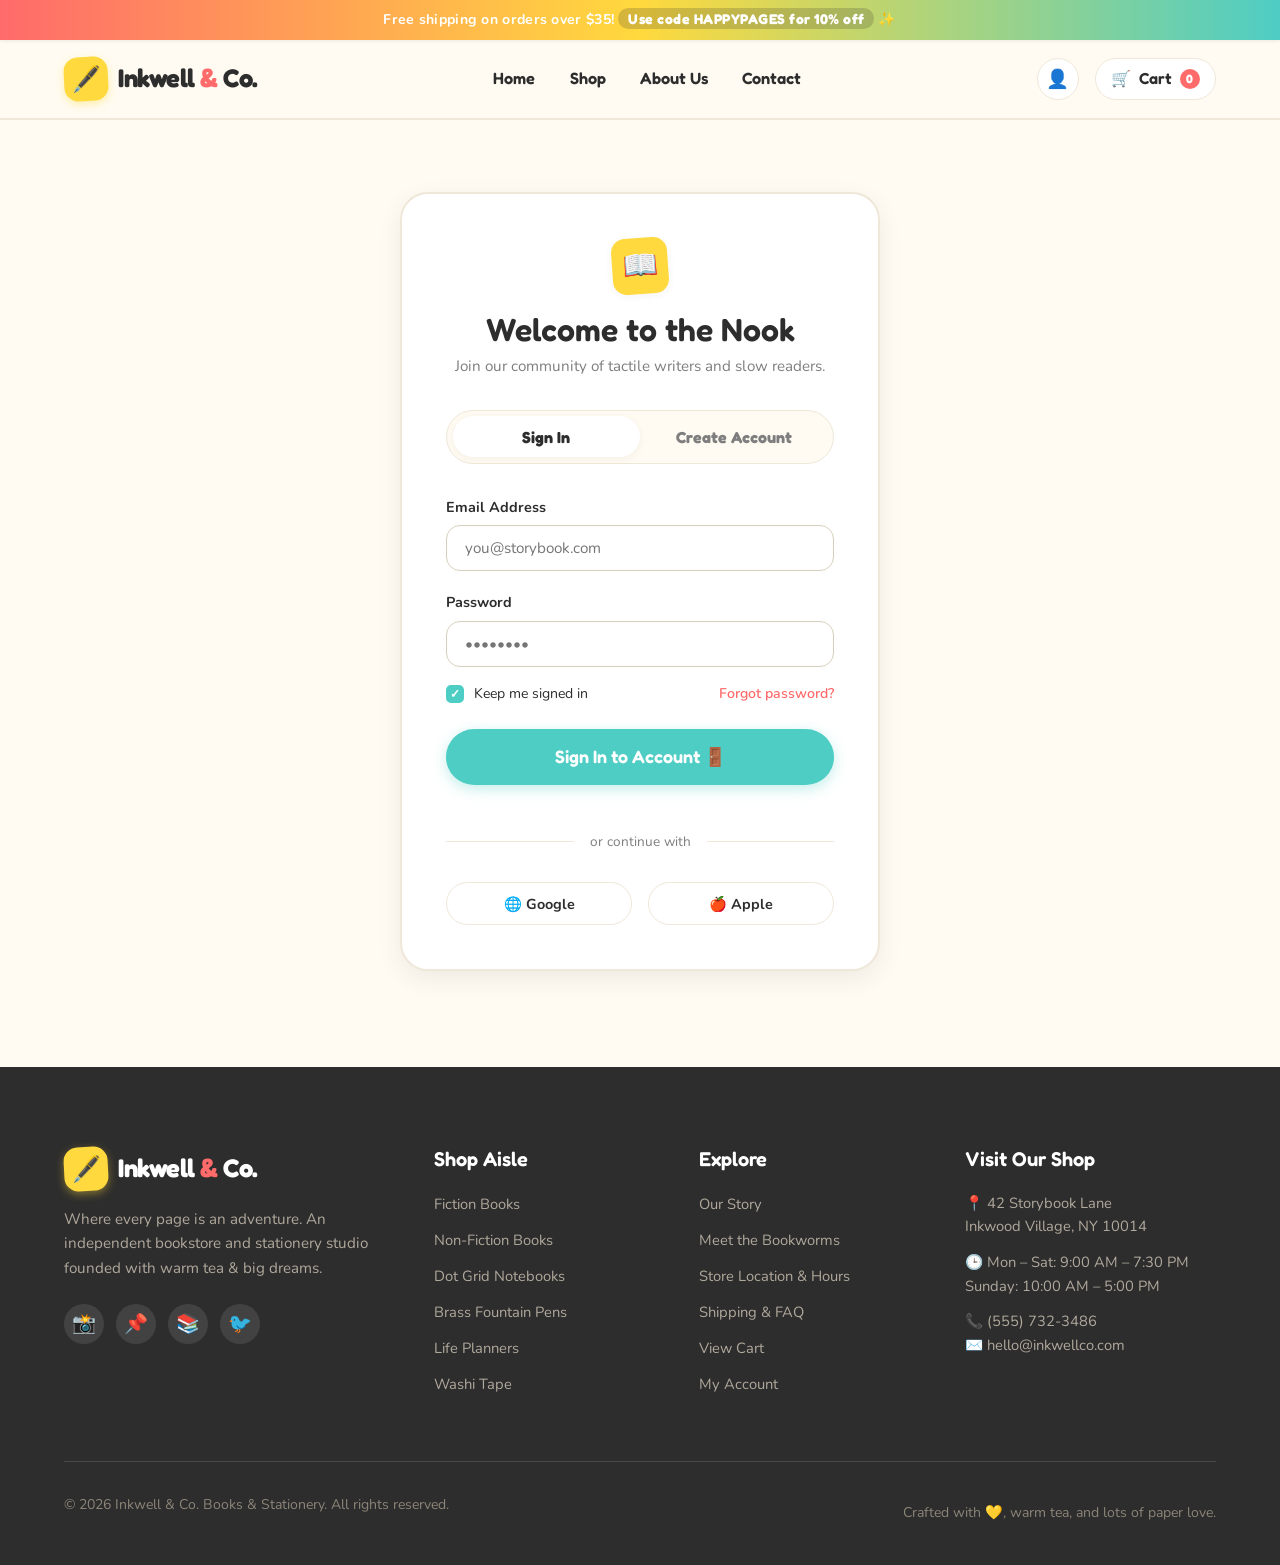
<file: login.html>
<!DOCTYPE html>
<html lang="en">
<head>
  <meta charset="UTF-8">
  <meta name="viewport" content="width=device-width, initial-scale=1.0">
  <title>Account Sign In & Register | Inkwell & Co.</title>
  <meta name="description" content="Sign in or create your Inkwell & Co. book lover account to manage orders, wishlists, and rewards.">
  <link rel="stylesheet" href="css/style.css">
  <link rel="icon" href="data:image/svg+xml,<svg xmlns=%22http://www.w3.org/2000/svg%22 viewBox=%220 0 100 100%22><text y=%22.9em%22 font-size=%2290%22>🖋️</text></svg>">
</head>
<body>

  <!-- Top Announcement Promo Strip -->
  <div class="promo-strip">
    Free shipping on orders over $35! <span>Use code HAPPYPAGES for 10% off</span> ✨
  </div>

  <!-- Sticky Navbar -->
  <header class="navbar">
    <div class="container">
      <a href="index.html" class="brand-logo">
        <span class="logo-icon">🖋️</span>
        <span class="brand-text">Inkwell <span>&</span> Co.</span>
      </a>

      <!-- Desktop Nav -->
      <nav class="nav-links">
        <a href="index.html" class="nav-link">Home</a>
        <a href="shop.html" class="nav-link">Shop</a>
        <a href="about.html" class="nav-link">About Us</a>
        <a href="contact.html" class="nav-link">Contact</a>
      </nav>

      <!-- Action Buttons -->
      <div class="nav-actions">
        <a href="login.html" class="nav-icon-btn active" title="Account / Sign In" aria-label="Account">
          👤
        </a>
        <a href="cart.html" class="cart-btn" aria-label="View shopping cart">
          <span>🛒</span>
          <span>Cart</span>
          <span class="cart-badge">0</span>
        </a>
        <button class="hamburger-btn" aria-label="Toggle navigation menu">
          <span></span>
          <span></span>
          <span></span>
        </button>
      </div>
    </div>
  </header>

  <!-- Mobile Drawer -->
  <div class="mobile-nav-backdrop"></div>
  <aside class="mobile-nav-drawer">
    <a href="index.html" class="nav-link">Home 🏡</a>
    <a href="shop.html" class="nav-link">Shop All Products 📚</a>
    <a href="about.html" class="nav-link">Our Story ☕</a>
    <a href="contact.html" class="nav-link">Get in Touch 💌</a>
    <a href="login.html" class="nav-link active">Member Sign In 👤</a>
    <a href="cart.html" class="nav-link">Shopping Cart 🛒</a>
  </aside>

  <main>
    <section class="auth-section">
      <div class="auth-card" id="auth-card">
        <div class="text-center" style="margin-bottom: 2rem;">
          <div style="width: 56px; height: 56px; background-color: var(--color-primary); border-radius: var(--radius-md); font-size: 1.8rem; display: flex; align-items: center; justify-content: center; margin: 0 auto 1rem; box-shadow: var(--shadow-sm); transform: rotate(-4deg);">
            📖
          </div>
          <h1 style="font-size: 2rem; margin-bottom: 0.25rem;">Welcome to the Nook</h1>
          <p class="text-muted" style="font-size: 0.95rem;">Join our community of tactile writers and slow readers.</p>
        </div>

        <!-- Auth Tabs Toggle -->
        <div class="auth-tabs" role="tablist">
          <button type="button" class="auth-tab active" data-tab="login" role="tab">Sign In</button>
          <button type="button" class="auth-tab" data-tab="register" role="tab">Create Account</button>
        </div>

        <!-- 1. SIGN IN FORM -->
        <form id="form-login" class="auth-form active">
          <div style="margin-bottom: 1.25rem;">
            <label class="form-label" for="login-email">Email Address</label>
            <input type="email" id="login-email" class="form-input" placeholder="you@storybook.com" required>
          </div>

          <div style="margin-bottom: 1rem;">
            <label class="form-label" for="login-password">Password</label>
            <input type="password" id="login-password" class="form-input" placeholder="••••••••" required>
          </div>

          <div class="form-extra-row">
            <label class="filter-item" style="font-size: 0.88rem;">
              <input type="checkbox" id="remember-me" checked>
              <span>Keep me signed in</span>
            </label>
            <a href="#" id="forgot-password-link">Forgot password?</a>
          </div>

          <button type="submit" class="btn btn-teal btn-block btn-lg" style="margin-bottom: 1rem;">
            Sign In to Account 🚪
          </button>

          <div class="social-login-sep">
            <span>or continue with</span>
          </div>

          <div class="social-buttons">
            <button type="button" class="btn-social" onclick="showToast('Google Sign-In connected!', 'success')">
              <span>🌐 Google</span>
            </button>
            <button type="button" class="btn-social" onclick="showToast('Apple ID connected!', 'success')">
              <span>🍎 Apple</span>
            </button>
          </div>
        </form>

        <!-- 2. CREATE ACCOUNT FORM -->
        <form id="form-register" class="auth-form">
          <div style="margin-bottom: 1.25rem;">
            <label class="form-label" for="reg-name">Full Name</label>
            <input type="text" id="reg-name" class="form-input" placeholder="Eleanor Vance" required>
          </div>

          <div style="margin-bottom: 1.25rem;">
            <label class="form-label" for="reg-email">Email Address</label>
            <input type="email" id="reg-email" class="form-input" placeholder="eleanor@storybook.com" required>
          </div>

          <div style="margin-bottom: 1.25rem;">
            <label class="form-label" for="reg-password">Create Password (8+ characters)</label>
            <input type="password" id="reg-password" class="form-input" placeholder="••••••••" minlength="8" required>
          </div>

          <label class="filter-item" style="font-size: 0.85rem; margin-bottom: 1.5rem;">
            <input type="checkbox" checked>
            <span>Send me cozy Sunday reading tips and 10% coupon</span>
          </label>

          <button type="submit" class="btn btn-accent btn-block btn-lg">
            Create Free Account ✨
          </button>

          <p style="text-align: center; font-size: 0.82rem; color: var(--color-muted); margin-top: 1.25rem;">
            By signing up, you agree to our Terms of Service & Privacy Policy.
          </p>
        </form>
      </div>
    </section>
  </main>

  <!-- Footer -->
  <footer class="site-footer">
    <div class="container">
      <div class="footer-grid">
        <div class="footer-brand">
          <a href="index.html" class="brand-logo">
            <span class="logo-icon">🖋️</span>
            <span class="brand-text">Inkwell <span>&</span> Co.</span>
          </a>
          <p class="footer-tagline">Where every page is an adventure. An independent bookstore and stationery studio founded with warm tea & big dreams.</p>
          <div class="footer-social-row">
            <a href="#" class="social-icon-link" aria-label="Instagram">📸</a>
            <a href="#" class="social-icon-link" aria-label="Pinterest">📌</a>
            <a href="#" class="social-icon-link" aria-label="Goodreads">📚</a>
            <a href="#" class="social-icon-link" aria-label="Twitter">🐦</a>
          </div>
        </div>

        <div>
          <h4 class="footer-heading">Shop Aisle</h4>
          <ul class="footer-links">
            <li><a href="shop.html?category=Fiction+books">Fiction Books</a></li>
            <li><a href="shop.html?category=Non-Fiction+books">Non-Fiction Books</a></li>
            <li><a href="shop.html?category=Notebooks">Dot Grid Notebooks</a></li>
            <li><a href="shop.html?category=Pens">Brass Fountain Pens</a></li>
            <li><a href="shop.html?category=Planners">Life Planners</a></li>
            <li><a href="shop.html?category=Washi+tape">Washi Tape</a></li>
          </ul>
        </div>

        <div>
          <h4 class="footer-heading">Explore</h4>
          <ul class="footer-links">
            <li><a href="about.html">Our Story</a></li>
            <li><a href="about.html#team">Meet the Bookworms</a></li>
            <li><a href="contact.html">Store Location & Hours</a></li>
            <li><a href="contact.html#faq">Shipping & FAQ</a></li>
            <li><a href="cart.html">View Cart</a></li>
            <li><a href="login.html">My Account</a></li>
          </ul>
        </div>

        <div>
          <h4 class="footer-heading">Visit Our Shop</h4>
          <p style="color:#B0A89C; font-size:0.92rem; margin-bottom: 0.75rem;">
            📍 42 Storybook Lane<br>Inkwood Village, NY 10014
          </p>
          <p style="color:#B0A89C; font-size:0.92rem; margin-bottom: 0.75rem;">
            🕒 Mon – Sat: 9:00 AM – 7:30 PM<br>Sunday: 10:00 AM – 5:00 PM
          </p>
          <p style="color:#B0A89C; font-size:0.92rem;">
            📞 (555) 732-3486<br>✉️ hello@inkwellco.com
          </p>
        </div>
      </div>

      <div class="footer-bottom">
        <p>&copy; 2026 Inkwell & Co. Books & Stationery. All rights reserved.</p>
        <p>Crafted with 💛, warm tea, and lots of paper love.</p>
      </div>
    </div>
  </footer>

  <!-- Scripts -->
  <script src="js/products.js"></script>
  <script src="js/main.js"></script>
</body>
</html>
</file>
<file: css/style.css>
/* ==========================================================================
   Inkwell & Co. - Global Stylesheet
   Charming Books & Stationery E-Commerce Website
   ========================================================================== */

/* --- Google Fonts Import --- */
@import url('https://fonts.googleapis.com/css2?family=Fredoka:wght@400;500;600;700&family=Nunito:ital,wght@0,300;0,400;0,600;0,700;0,800;1,400&display=swap');

/* --- CSS Custom Properties (Theme Variables) --- */
:root {
  /* Brand Palette */
  --color-primary: #FFD93D;       /* Sunny Yellow */
  --color-primary-dark: #F5C518;
  --color-accent: #FF6B6B;        /* Coral / Orange Accent */
  --color-accent-hover: #FA5252;
  --color-teal: #4ECDC4;          /* Teal for CTAs & Buttons */
  --color-teal-hover: #38B2AC;
  --color-teal-dark: #2C7A7B;
  --color-ink: #2D2D2D;           /* Dark Ink for Typography */
  --color-ink-light: #4A4A4A;
  --color-cream: #FFFBF2;         /* Soft Cream Background */
  --color-cream-alt: #F8F3E6;
  --color-card-bg: #FFFFFF;
  --color-border: #EFE7D8;
  --color-border-dark: #D8CEBC;
  --color-muted: #7E7E7E;
  --color-success: #38B000;
  --color-warning: #FFB703;
  --color-info: #48CAE4;

  /* Typography */
  --font-heading: 'Fredoka', cursive, -apple-system, BlinkMacSystemFont, sans-serif;
  --font-body: 'Nunito', -apple-system, BlinkMacSystemFont, 'Segoe UI', Roboto, sans-serif;

  /* Border Radii */
  --radius-sm: 8px;
  --radius-md: 14px;
  --radius-lg: 20px;
  --radius-xl: 28px;
  --radius-pill: 9999px;

  /* Shadows */
  --shadow-sm: 0 2px 8px rgba(45, 45, 45, 0.05);
  --shadow-md: 0 8px 24px rgba(45, 45, 45, 0.08);
  --shadow-lg: 0 16px 36px rgba(45, 45, 45, 0.12);
  --shadow-card-hover: 0 14px 28px rgba(45, 45, 45, 0.12), 0 4px 10px rgba(78, 205, 196, 0.15);
  --shadow-button: 0 4px 14px rgba(78, 205, 196, 0.35);

  /* Transitions */
  --transition-fast: 0.18s ease;
  --transition-normal: 0.28s cubic-bezier(0.4, 0, 0.2, 1);
  --transition-bounce: 0.35s cubic-bezier(0.34, 1.56, 0.64, 1);

  /* Layout */
  --container-max-width: 1200px;
  --header-height: 80px;
}

/* --- Base & Reset --- */
*, *::before, *::after {
  box-sizing: border-box;
  margin: 0;
  padding: 0;
}

html {
  scroll-behavior: smooth;
  font-size: 16px;
}

body {
  font-family: var(--font-body);
  color: var(--color-ink);
  background-color: var(--color-cream);
  line-height: 1.6;
  -webkit-font-smoothing: antialiased;
  -moz-osx-font-smoothing: grayscale;
  min-height: 100vh;
  display: flex;
  flex-direction: column;
}

main {
  flex: 1 0 auto;
}

h1, h2, h3, h4, h5, h6 {
  font-family: var(--font-heading);
  color: var(--color-ink);
  font-weight: 600;
  line-height: 1.25;
}

p {
  margin-bottom: 1rem;
}

p:last-child {
  margin-bottom: 0;
}

a {
  color: inherit;
  text-decoration: none;
  transition: color var(--transition-fast);
}

img {
  max-width: 100%;
  height: auto;
  display: block;
}

ul, ol {
  list-style: none;
}

button, input, select, textarea {
  font-family: inherit;
  font-size: 1rem;
  color: inherit;
}

button {
  cursor: pointer;
  border: none;
  background: none;
  outline: none;
}

/* --- Utility Classes --- */
.container {
  width: 100%;
  max-width: var(--container-max-width);
  margin-left: auto;
  margin-right: auto;
  padding-left: 1.5rem;
  padding-right: 1.5rem;
}

.text-center { text-align: center; }
.text-right { text-align: right; }
.text-muted { color: var(--color-muted); }
.text-accent { color: var(--color-accent); }
.text-teal { color: var(--color-teal); }
.fw-bold { font-weight: 700; }

.section-title-wrap {
  text-align: center;
  margin-bottom: 2.75rem;
}

.section-subtitle {
  display: inline-block;
  font-family: var(--font-heading);
  font-size: 0.95rem;
  font-weight: 600;
  color: var(--color-accent);
  background-color: rgba(255, 107, 107, 0.12);
  padding: 0.3rem 0.9rem;
  border-radius: var(--radius-pill);
  margin-bottom: 0.5rem;
  text-transform: uppercase;
  letter-spacing: 0.5px;
}

.section-title {
  font-size: 2.2rem;
  color: var(--color-ink);
  margin-bottom: 0.5rem;
}

.section-desc {
  color: var(--color-ink-light);
  max-width: 620px;
  margin-left: auto;
  margin-right: auto;
  font-size: 1.05rem;
}

/* --- Buttons --- */
.btn {
  display: inline-flex;
  align-items: center;
  justify-content: center;
  gap: 0.5rem;
  padding: 0.75rem 1.6rem;
  border-radius: var(--radius-pill);
  font-family: var(--font-heading);
  font-weight: 600;
  font-size: 1rem;
  text-align: center;
  transition: all var(--transition-bounce);
  box-shadow: var(--shadow-sm);
  cursor: pointer;
  border: 2px solid transparent;
}

.btn:active {
  transform: scale(0.97);
}

.btn-teal {
  background-color: var(--color-teal);
  color: #FFFFFF;
  box-shadow: var(--shadow-button);
}

.btn-teal:hover {
  background-color: var(--color-teal-hover);
  color: #FFFFFF;
  transform: translateY(-2px);
  box-shadow: 0 6px 18px rgba(78, 205, 196, 0.45);
}

.btn-accent {
  background-color: var(--color-accent);
  color: #FFFFFF;
  box-shadow: 0 4px 14px rgba(255, 107, 107, 0.35);
}

.btn-accent:hover {
  background-color: var(--color-accent-hover);
  color: #FFFFFF;
  transform: translateY(-2px);
  box-shadow: 0 6px 18px rgba(255, 107, 107, 0.45);
}

.btn-yellow {
  background-color: var(--color-primary);
  color: var(--color-ink);
  box-shadow: 0 4px 14px rgba(255, 217, 61, 0.45);
}

.btn-yellow:hover {
  background-color: var(--color-primary-dark);
  transform: translateY(-2px);
}

.btn-outline {
  background-color: transparent;
  color: var(--color-ink);
  border-color: var(--color-ink);
}

.btn-outline:hover {
  background-color: var(--color-ink);
  color: #FFFFFF;
  transform: translateY(-2px);
}

.btn-outline-teal {
  background-color: transparent;
  color: var(--color-teal-dark);
  border-color: var(--color-teal);
}

.btn-outline-teal:hover {
  background-color: var(--color-teal);
  color: #FFFFFF;
  transform: translateY(-2px);
}

.btn-sm {
  padding: 0.45rem 1rem;
  font-size: 0.88rem;
}

.btn-lg {
  padding: 0.95rem 2.2rem;
  font-size: 1.12rem;
}

.btn-block {
  width: 100%;
}

/* --- Promo Announcement Strip --- */
.promo-strip {
  background: linear-gradient(90deg, #FF6B6B 0%, #FFD93D 50%, #4ECDC4 100%);
  color: #FFFFFF;
  font-weight: 700;
  font-size: 0.88rem;
  padding: 0.5rem 1rem;
  text-align: center;
  letter-spacing: 0.3px;
  box-shadow: 0 1px 4px rgba(0, 0, 0, 0.08);
  position: relative;
  z-index: 101;
}

.promo-strip span {
  background-color: rgba(45, 45, 45, 0.2);
  padding: 0.15rem 0.6rem;
  border-radius: var(--radius-pill);
  font-family: var(--font-heading);
  letter-spacing: 0.5px;
}

/* --- Sticky Navbar --- */
.navbar {
  position: sticky;
  top: 0;
  z-index: 100;
  background-color: rgba(255, 251, 242, 0.96);
  backdrop-filter: blur(8px);
  -webkit-backdrop-filter: blur(8px);
  border-bottom: 2px solid var(--color-border);
  height: var(--header-height);
  display: flex;
  align-items: center;
  transition: all var(--transition-normal);
}

.navbar.scrolled {
  box-shadow: var(--shadow-sm);
  background-color: rgba(255, 251, 242, 0.98);
}

.navbar .container {
  display: flex;
  align-items: center;
  justify-content: space-between;
}

.brand-logo {
  display: flex;
  align-items: center;
  gap: 0.65rem;
  font-family: var(--font-heading);
  font-size: 1.6rem;
  font-weight: 700;
  color: var(--color-ink);
  letter-spacing: -0.5px;
}

.brand-logo .logo-icon {
  display: flex;
  align-items: center;
  justify-content: center;
  width: 44px;
  height: 44px;
  background: var(--color-primary);
  border-radius: var(--radius-md);
  font-size: 1.5rem;
  box-shadow: 0 3px 8px rgba(255, 217, 61, 0.4);
  transform: rotate(-3deg);
  transition: transform var(--transition-bounce);
}

.brand-logo:hover .logo-icon {
  transform: rotate(6deg) scale(1.08);
}

.brand-logo .brand-text span {
  color: var(--color-accent);
}

.nav-links {
  display: flex;
  align-items: center;
  gap: 1.75rem;
}

.nav-link {
  font-family: var(--font-heading);
  font-weight: 600;
  font-size: 1.02rem;
  color: var(--color-ink);
  position: relative;
  padding: 0.4rem 0.2rem;
  transition: color var(--transition-fast);
}

.nav-link:hover {
  color: var(--color-accent);
}

.nav-link.active {
  color: var(--color-accent);
}

.nav-link.active::after {
  content: '';
  position: absolute;
  bottom: -2px;
  left: 0;
  width: 100%;
  height: 3px;
  background-color: var(--color-accent);
  border-radius: var(--radius-pill);
}

.nav-actions {
  display: flex;
  align-items: center;
  gap: 1rem;
}

.nav-icon-btn {
  display: flex;
  align-items: center;
  justify-content: center;
  width: 42px;
  height: 42px;
  border-radius: 50%;
  background-color: var(--color-card-bg);
  border: 1.5px solid var(--color-border);
  color: var(--color-ink);
  font-size: 1.15rem;
  position: relative;
  transition: all var(--transition-bounce);
}

.nav-icon-btn:hover {
  background-color: var(--color-primary);
  border-color: var(--color-primary-dark);
  transform: translateY(-2px);
}

.cart-btn {
  position: relative;
  background-color: var(--color-card-bg);
  border: 1.5px solid var(--color-border);
  padding: 0.45rem 0.95rem;
  border-radius: var(--radius-pill);
  display: flex;
  align-items: center;
  gap: 0.5rem;
  font-family: var(--font-heading);
  font-weight: 600;
  color: var(--color-ink);
  transition: all var(--transition-bounce);
}

.cart-btn:hover {
  border-color: var(--color-teal);
  background-color: rgba(78, 205, 196, 0.08);
  transform: translateY(-2px);
}

.cart-badge {
  background-color: var(--color-accent);
  color: #FFFFFF;
  font-size: 0.75rem;
  font-weight: 700;
  min-width: 20px;
  height: 20px;
  border-radius: var(--radius-pill);
  display: flex;
  align-items: center;
  justify-content: center;
  padding: 0 5px;
  transition: transform var(--transition-bounce);
}

.cart-badge.bump {
  animation: badgePop 0.3s ease;
}

@keyframes badgePop {
  0% { transform: scale(1); }
  50% { transform: scale(1.4); }
  100% { transform: scale(1); }
}

.hamburger-btn {
  display: none;
  flex-direction: column;
  justify-content: space-around;
  width: 32px;
  height: 28px;
  background: transparent;
  border: none;
  cursor: pointer;
  padding: 0;
  z-index: 105;
}

.hamburger-btn span {
  width: 100%;
  height: 3px;
  background-color: var(--color-ink);
  border-radius: var(--radius-pill);
  transition: all 0.3s ease;
}

.hamburger-btn.open span:nth-child(1) {
  transform: rotate(45deg) translate(6px, 6px);
}
.hamburger-btn.open span:nth-child(2) {
  opacity: 0;
}
.hamburger-btn.open span:nth-child(3) {
  transform: rotate(-45deg) translate(6px, -6px);
}

/* Mobile Nav Drawer */
.mobile-nav-drawer {
  position: fixed;
  top: 0;
  right: -100%;
  width: 82%;
  max-width: 340px;
  height: 100vh;
  background-color: var(--color-cream);
  z-index: 104;
  padding: 5.5rem 2rem 2rem;
  display: flex;
  flex-direction: column;
  gap: 1.5rem;
  box-shadow: -4px 0 24px rgba(0, 0, 0, 0.12);
  transition: right 0.35s cubic-bezier(0.4, 0, 0.2, 1);
  overflow-y: auto;
}

.mobile-nav-drawer.open {
  right: 0;
}

.mobile-nav-backdrop {
  position: fixed;
  inset: 0;
  background-color: rgba(45, 45, 45, 0.45);
  backdrop-filter: blur(2px);
  z-index: 103;
  opacity: 0;
  pointer-events: none;
  transition: opacity 0.3s ease;
}

.mobile-nav-backdrop.open {
  opacity: 1;
  pointer-events: auto;
}

.mobile-nav-drawer .nav-link {
  font-size: 1.3rem;
  padding: 0.6rem 0;
  border-bottom: 1px dashed var(--color-border);
  display: block;
}

/* --- Hero Section --- */
.hero {
  padding: 4.5rem 0 5rem;
  position: relative;
  overflow: hidden;
}

.hero::before {
  content: '';
  position: absolute;
  top: -120px;
  right: -100px;
  width: 500px;
  height: 500px;
  background: radial-gradient(circle, rgba(255, 217, 61, 0.25) 0%, rgba(255, 251, 242, 0) 70%);
  border-radius: 50%;
  z-index: -1;
}

.hero::after {
  content: '';
  position: absolute;
  bottom: -150px;
  left: -80px;
  width: 450px;
  height: 450px;
  background: radial-gradient(circle, rgba(78, 205, 196, 0.2) 0%, rgba(255, 251, 242, 0) 70%);
  border-radius: 50%;
  z-index: -1;
}

.hero-grid {
  display: grid;
  grid-template-columns: 1.15fr 0.85fr;
  align-items: center;
  gap: 3.5rem;
}

.hero-content {
  position: relative;
}

.hero-tagline {
  display: inline-flex;
  align-items: center;
  gap: 0.5rem;
  background-color: var(--color-card-bg);
  padding: 0.4rem 1rem;
  border-radius: var(--radius-pill);
  font-family: var(--font-heading);
  font-size: 0.95rem;
  font-weight: 600;
  color: var(--color-ink);
  box-shadow: var(--shadow-sm);
  border: 1.5px solid var(--color-border);
  margin-bottom: 1.25rem;
}

.hero-tagline .star-icon {
  color: var(--color-warning);
}

.hero-title {
  font-size: 3.4rem;
  font-weight: 700;
  color: var(--color-ink);
  line-height: 1.12;
  margin-bottom: 1.25rem;
}

.hero-title .highlight-yellow {
  background: linear-gradient(120deg, rgba(255, 217, 61, 0.4) 0%, rgba(255, 217, 61, 0.9) 100%);
  border-radius: 8px;
  padding: 0 8px;
  display: inline-block;
}

.hero-title .highlight-coral {
  color: var(--color-accent);
}

.hero-description {
  font-size: 1.18rem;
  color: var(--color-ink-light);
  margin-bottom: 2rem;
  max-width: 540px;
}

.hero-cta-group {
  display: flex;
  align-items: center;
  gap: 1.25rem;
  flex-wrap: wrap;
}

.hero-perks {
  display: flex;
  align-items: center;
  gap: 2rem;
  margin-top: 2.5rem;
  padding-top: 1.75rem;
  border-top: 1.5px dashed var(--color-border);
}

.hero-perk-item {
  display: flex;
  align-items: center;
  gap: 0.6rem;
  font-size: 0.95rem;
  font-weight: 600;
  color: var(--color-ink-light);
}

.hero-perk-item span.icon {
  font-size: 1.35rem;
}

.hero-visual {
  position: relative;
}

.hero-card-stack {
  position: relative;
  max-width: 440px;
  margin: 0 auto;
}

.hero-main-img {
  width: 100%;
  border-radius: var(--radius-xl);
  box-shadow: var(--shadow-lg);
  border: 4px solid #FFFFFF;
  object-fit: cover;
  aspect-ratio: 4 / 4.8;
  transition: transform var(--transition-bounce);
}

.hero-main-img:hover {
  transform: rotate(-1deg) scale(1.02);
}

.floating-badge {
  position: absolute;
  background-color: var(--color-card-bg);
  padding: 0.75rem 1.2rem;
  border-radius: var(--radius-lg);
  box-shadow: var(--shadow-md);
  border: 1.5px solid var(--color-border);
  display: flex;
  align-items: center;
  gap: 0.75rem;
  animation: float 4s ease-in-out infinite alternate;
  z-index: 2;
}

.badge-top-left {
  top: 8%;
  left: -8%;
}

.badge-bottom-right {
  bottom: 8%;
  right: -6%;
  animation-delay: -2s;
}

@keyframes float {
  0% { transform: translateY(0px); }
  100% { transform: translateY(-10px); }
}

.floating-badge .badge-icon {
  font-size: 1.75rem;
}

.floating-badge .badge-text strong {
  display: block;
  font-family: var(--font-heading);
  font-size: 0.95rem;
  color: var(--color-ink);
}

.floating-badge .badge-text span {
  font-size: 0.8rem;
  color: var(--color-muted);
}

/* --- Category Pills / Featured Categories Section --- */
.categories-section {
  padding: 4rem 0;
  background-color: #FFFFFF;
  border-top: 2px solid var(--color-border);
  border-bottom: 2px solid var(--color-border);
}

.categories-grid {
  display: grid;
  grid-template-columns: repeat(4, 1fr);
  gap: 1.75rem;
}

.category-card {
  background-color: var(--color-cream);
  border: 2px solid var(--color-border);
  border-radius: var(--radius-xl);
  padding: 2rem 1.5rem;
  text-align: center;
  transition: all var(--transition-bounce);
  display: flex;
  flex-direction: column;
  align-items: center;
  position: relative;
  overflow: hidden;
}

.category-card::before {
  content: '';
  position: absolute;
  top: 0;
  left: 0;
  width: 100%;
  height: 6px;
  background-color: var(--card-color, var(--color-teal));
  transition: height 0.2s ease;
}

.category-card:hover {
  transform: translateY(-8px);
  border-color: var(--card-color, var(--color-teal));
  box-shadow: var(--shadow-card-hover);
}

.category-card:hover::before {
  height: 10px;
}

.category-card .icon-circle {
  width: 72px;
  height: 72px;
  border-radius: 50%;
  background-color: #FFFFFF;
  border: 2px solid var(--color-border);
  display: flex;
  align-items: center;
  justify-content: center;
  font-size: 2.2rem;
  margin-bottom: 1.25rem;
  box-shadow: var(--shadow-sm);
  transition: transform var(--transition-bounce);
}

.category-card:hover .icon-circle {
  transform: scale(1.15) rotate(6deg);
}

.category-card h3 {
  font-size: 1.35rem;
  margin-bottom: 0.35rem;
}

.category-card p {
  font-size: 0.9rem;
  color: var(--color-muted);
  margin-bottom: 1.2rem;
}

.category-card .card-cta {
  font-family: var(--font-heading);
  font-weight: 600;
  font-size: 0.92rem;
  color: var(--color-ink);
  display: inline-flex;
  align-items: center;
  gap: 0.3rem;
  transition: gap 0.2s ease, color 0.2s ease;
}

.category-card:hover .card-cta {
  gap: 0.6rem;
  color: var(--card-color, var(--color-teal-dark));
}

/* --- Product Cards & Product Grid --- */
.products-section {
  padding: 5rem 0;
}

.products-grid {
  display: grid;
  grid-template-columns: repeat(4, 1fr);
  gap: 2rem;
}

.product-card {
  background-color: var(--color-card-bg);
  border-radius: var(--radius-xl);
  border: 2px solid var(--color-border);
  overflow: hidden;
  display: flex;
  flex-direction: column;
  transition: all var(--transition-bounce);
  position: relative;
  box-shadow: var(--shadow-sm);
}

.product-card:hover {
  transform: translateY(-6px);
  box-shadow: var(--shadow-card-hover);
  border-color: var(--color-teal);
}

.product-img-wrap {
  position: relative;
  overflow: hidden;
  background-color: #F0ECE1;
  aspect-ratio: 1 / 1.15;
}

.product-img-wrap img {
  width: 100%;
  height: 100%;
  object-fit: cover;
  transition: transform 0.5s ease;
}

.product-card:hover .product-img-wrap img {
  transform: scale(1.07);
}

.product-badge {
  position: absolute;
  top: 12px;
  left: 12px;
  font-family: var(--font-heading);
  font-size: 0.78rem;
  font-weight: 700;
  text-transform: uppercase;
  padding: 0.3rem 0.75rem;
  border-radius: var(--radius-pill);
  letter-spacing: 0.5px;
  z-index: 2;
  box-shadow: 0 2px 6px rgba(0,0,0,0.12);
}

.product-badge.bestseller {
  background-color: var(--color-primary);
  color: var(--color-ink);
}

.product-badge.sale {
  background-color: var(--color-accent);
  color: #FFFFFF;
}

.product-badge.new {
  background-color: var(--color-teal);
  color: #FFFFFF;
}

.btn-wishlist {
  position: absolute;
  top: 12px;
  right: 12px;
  width: 36px;
  height: 36px;
  border-radius: 50%;
  background-color: rgba(255, 255, 255, 0.9);
  backdrop-filter: blur(4px);
  border: 1px solid var(--color-border);
  display: flex;
  align-items: center;
  justify-content: center;
  font-size: 1.05rem;
  color: var(--color-muted);
  transition: all var(--transition-bounce);
  z-index: 2;
}

.btn-wishlist:hover, .btn-wishlist.active {
  color: var(--color-accent);
  background-color: #FFFFFF;
  transform: scale(1.15);
}

.product-card-body {
  padding: 1.25rem;
  display: flex;
  flex-direction: column;
  flex: 1;
}

.product-cat {
  font-size: 0.8rem;
  font-weight: 700;
  text-transform: uppercase;
  color: var(--color-muted);
  letter-spacing: 0.5px;
  margin-bottom: 0.35rem;
}

.product-title {
  font-size: 1.15rem;
  font-weight: 600;
  line-height: 1.3;
  margin-bottom: 0.5rem;
  display: -webkit-box;
  -webkit-line-clamp: 2;
  -webkit-box-orient: vertical;
  overflow: hidden;
  height: 2.6em;
}

.product-title a:hover {
  color: var(--color-accent);
}

.product-rating {
  display: flex;
  align-items: center;
  gap: 0.35rem;
  font-size: 0.85rem;
  color: var(--color-muted);
  margin-bottom: 0.85rem;
}

.stars {
  color: #FFB703;
  letter-spacing: -1px;
  font-size: 0.95rem;
}

.product-price-row {
  display: flex;
  align-items: baseline;
  gap: 0.5rem;
  margin-top: auto;
  margin-bottom: 1rem;
}

.current-price {
  font-family: var(--font-heading);
  font-size: 1.35rem;
  font-weight: 700;
  color: var(--color-ink);
}

.original-price {
  font-size: 0.95rem;
  color: var(--color-muted);
  text-decoration: line-through;
}

.btn-add-cart {
  width: 100%;
  padding: 0.65rem 1rem;
  background-color: var(--color-teal);
  color: #FFFFFF;
  border-radius: var(--radius-pill);
  font-family: var(--font-heading);
  font-weight: 600;
  font-size: 0.95rem;
  display: flex;
  align-items: center;
  justify-content: center;
  gap: 0.5rem;
  transition: all var(--transition-bounce);
  box-shadow: 0 3px 8px rgba(78, 205, 196, 0.25);
}

.btn-add-cart:hover {
  background-color: var(--color-teal-hover);
  transform: translateY(-2px);
  box-shadow: 0 5px 14px rgba(78, 205, 196, 0.4);
}

/* --- Features / Value Props Banner --- */
.value-props-section {
  padding: 3.5rem 0;
  background-color: var(--color-cream-alt);
  border-top: 2px dashed var(--color-border);
  border-bottom: 2px dashed var(--color-border);
}

.value-props-grid {
  display: grid;
  grid-template-columns: repeat(4, 1fr);
  gap: 2rem;
}

.value-prop-card {
  display: flex;
  align-items: center;
  gap: 1.15rem;
}

.value-prop-icon {
  width: 56px;
  height: 56px;
  border-radius: var(--radius-md);
  background-color: #FFFFFF;
  border: 1.5px solid var(--color-border);
  display: flex;
  align-items: center;
  justify-content: center;
  font-size: 1.75rem;
  flex-shrink: 0;
  box-shadow: var(--shadow-sm);
}

.value-prop-card h4 {
  font-size: 1.1rem;
  margin-bottom: 0.2rem;
}

.value-prop-card p {
  font-size: 0.85rem;
  color: var(--color-muted);
  line-height: 1.35;
}

/* --- Newsletter Section --- */
.newsletter-section {
  padding: 5rem 0;
}

.newsletter-card {
  background: linear-gradient(135deg, #FFD93D 0%, #FFEAA7 40%, #FFF3B0 100%);
  border-radius: var(--radius-xl);
  padding: 4rem 3rem;
  text-align: center;
  border: 3px solid #FFFFFF;
  box-shadow: var(--shadow-lg);
  position: relative;
  overflow: hidden;
}

.newsletter-card::after {
  content: '📬';
  position: absolute;
  font-size: 12rem;
  right: -30px;
  bottom: -40px;
  opacity: 0.15;
  transform: rotate(-15deg);
  pointer-events: none;
}

.newsletter-card h2 {
  font-size: 2.5rem;
  margin-bottom: 0.75rem;
}

.newsletter-card p {
  max-width: 540px;
  margin: 0 auto 2rem;
  font-size: 1.1rem;
  color: var(--color-ink-light);
}

.newsletter-form {
  display: flex;
  align-items: center;
  justify-content: center;
  gap: 0.75rem;
  max-width: 500px;
  margin: 0 auto;
  position: relative;
  z-index: 1;
}

.newsletter-input {
  flex: 1;
  padding: 0.9rem 1.4rem;
  border-radius: var(--radius-pill);
  border: 2px solid var(--color-border-dark);
  background-color: #FFFFFF;
  font-size: 1rem;
  outline: none;
  box-shadow: var(--shadow-sm);
  transition: border-color var(--transition-fast);
}

.newsletter-input:focus {
  border-color: var(--color-teal);
}

/* --- Shop Page Styles --- */
.shop-page-header {
  padding: 3rem 0 2rem;
  background-color: var(--color-cream-alt);
  border-bottom: 2px solid var(--color-border);
  text-align: center;
}

.shop-layout {
  display: grid;
  grid-template-columns: 280px 1fr;
  gap: 2.5rem;
  padding: 3.5rem 0 5rem;
}

/* Sidebar Filters */
.shop-sidebar {
  background-color: var(--color-card-bg);
  border: 2px solid var(--color-border);
  border-radius: var(--radius-xl);
  padding: 1.75rem;
  height: fit-content;
  position: sticky;
  top: calc(var(--header-height) + 1.5rem);
  box-shadow: var(--shadow-sm);
}

.sidebar-section {
  padding-bottom: 1.5rem;
  margin-bottom: 1.5rem;
  border-bottom: 1.5px dashed var(--color-border);
}

.sidebar-section:last-child {
  padding-bottom: 0;
  margin-bottom: 0;
  border-bottom: none;
}

.sidebar-heading {
  font-size: 1.15rem;
  margin-bottom: 1rem;
  display: flex;
  align-items: center;
  justify-content: space-between;
}

.filter-list {
  display: flex;
  flex-direction: column;
  gap: 0.65rem;
}

.filter-item {
  display: flex;
  align-items: center;
  gap: 0.6rem;
  font-size: 0.95rem;
  cursor: pointer;
  user-select: none;
}

.filter-item input[type="checkbox"],
.filter-item input[type="radio"] {
  appearance: none;
  width: 18px;
  height: 18px;
  border: 2px solid var(--color-border-dark);
  border-radius: 5px;
  display: inline-grid;
  place-content: center;
  cursor: pointer;
  transition: all var(--transition-fast);
}

.filter-item input[type="radio"] {
  border-radius: 50%;
}

.filter-item input[type="checkbox"]:checked,
.filter-item input[type="radio"]:checked {
  background-color: var(--color-teal);
  border-color: var(--color-teal);
}

.filter-item input[type="checkbox"]:checked::before {
  content: '✓';
  color: #FFFFFF;
  font-size: 12px;
  font-weight: 800;
}

.filter-item input[type="radio"]:checked::before {
  content: '';
  width: 8px;
  height: 8px;
  border-radius: 50%;
  background: #FFFFFF;
}

.filter-item .count {
  margin-left: auto;
  font-size: 0.8rem;
  color: var(--color-muted);
  background-color: var(--color-cream);
  padding: 0.15rem 0.5rem;
  border-radius: var(--radius-pill);
}

.price-slider-wrap {
  display: flex;
  flex-direction: column;
  gap: 0.75rem;
}

.price-slider-wrap input[type="range"] {
  width: 100%;
  accent-color: var(--color-teal);
  cursor: pointer;
}

.price-slider-values {
  display: flex;
  justify-content: space-between;
  font-size: 0.9rem;
  font-weight: 700;
}

/* Shop Main Content Controls */
.shop-toolbar {
  display: flex;
  align-items: center;
  justify-content: space-between;
  background-color: var(--color-card-bg);
  border: 2px solid var(--color-border);
  border-radius: var(--radius-lg);
  padding: 1rem 1.5rem;
  margin-bottom: 2rem;
  flex-wrap: wrap;
  gap: 1rem;
  box-shadow: var(--shadow-sm);
}

.search-box {
  display: flex;
  align-items: center;
  gap: 0.5rem;
  background-color: var(--color-cream);
  border: 1.5px solid var(--color-border);
  border-radius: var(--radius-pill);
  padding: 0.4rem 1rem;
  width: 260px;
}

.search-box input {
  border: none;
  background: transparent;
  outline: none;
  width: 100%;
  font-size: 0.92rem;
}

.sort-group {
  display: flex;
  align-items: center;
  gap: 0.65rem;
  font-size: 0.95rem;
}

.sort-select {
  padding: 0.45rem 1rem;
  border-radius: var(--radius-pill);
  border: 1.5px solid var(--color-border);
  background-color: #FFFFFF;
  font-family: inherit;
  font-size: 0.92rem;
  font-weight: 600;
  outline: none;
  cursor: pointer;
}

.active-filters {
  display: flex;
  align-items: center;
  gap: 0.5rem;
  flex-wrap: wrap;
  margin-bottom: 1.5rem;
}

.filter-tag {
  display: inline-flex;
  align-items: center;
  gap: 0.4rem;
  background-color: var(--color-primary);
  color: var(--color-ink);
  font-size: 0.82rem;
  font-weight: 700;
  padding: 0.3rem 0.75rem;
  border-radius: var(--radius-pill);
}

.filter-tag button {
  font-size: 0.9rem;
  line-height: 1;
}

.empty-state {
  text-align: center;
  padding: 4rem 1.5rem;
  background-color: var(--color-card-bg);
  border: 2px dashed var(--color-border);
  border-radius: var(--radius-xl);
  grid-column: 1 / -1;
}

.empty-state .icon {
  font-size: 3.5rem;
  margin-bottom: 1rem;
}

/* --- Product Detail Page --- */
.product-detail-section {
  padding: 3rem 0 5rem;
}

.breadcrumb {
  display: flex;
  align-items: center;
  gap: 0.5rem;
  font-size: 0.9rem;
  color: var(--color-muted);
  margin-bottom: 2rem;
}

.breadcrumb a:hover {
  color: var(--color-accent);
}

.breadcrumb-sep {
  color: var(--color-border-dark);
}

.product-detail-grid {
  display: grid;
  grid-template-columns: 1fr 1fr;
  gap: 4rem;
  margin-bottom: 4rem;
}

.product-gallery {
  position: relative;
}

.product-main-view {
  background-color: #FFFFFF;
  border-radius: var(--radius-xl);
  border: 2px solid var(--color-border);
  overflow: hidden;
  box-shadow: var(--shadow-md);
  aspect-ratio: 1 / 1.1;
  position: relative;
}

.product-main-view img {
  width: 100%;
  height: 100%;
  object-fit: cover;
  transition: transform 0.4s ease;
}

.product-main-view:hover img {
  transform: scale(1.04);
}

.product-info-panel h1 {
  font-size: 2.3rem;
  margin-bottom: 0.75rem;
}

.product-meta-row {
  display: flex;
  align-items: center;
  gap: 1.25rem;
  margin-bottom: 1.5rem;
  flex-wrap: wrap;
}

.product-detail-price {
  display: flex;
  align-items: baseline;
  gap: 1rem;
  margin-bottom: 1.5rem;
}

.detail-price-current {
  font-family: var(--font-heading);
  font-size: 2.4rem;
  font-weight: 700;
  color: var(--color-ink);
}

.detail-price-original {
  font-size: 1.3rem;
  color: var(--color-muted);
  text-decoration: line-through;
}

.detail-discount-tag {
  background-color: var(--color-accent);
  color: #FFFFFF;
  font-family: var(--font-heading);
  font-size: 0.85rem;
  font-weight: 700;
  padding: 0.25rem 0.75rem;
  border-radius: var(--radius-pill);
}

.product-desc-lead {
  font-size: 1.05rem;
  color: var(--color-ink-light);
  line-height: 1.7;
  margin-bottom: 1.75rem;
  padding-bottom: 1.75rem;
  border-bottom: 1.5px dashed var(--color-border);
}

.stock-status {
  display: inline-flex;
  align-items: center;
  gap: 0.45rem;
  font-size: 0.9rem;
  font-weight: 700;
  color: var(--color-success);
  margin-bottom: 1.75rem;
}

.stock-status::before {
  content: '';
  width: 8px;
  height: 8px;
  border-radius: 50%;
  background-color: var(--color-success);
}

.add-cart-action-group {
  display: flex;
  align-items: center;
  gap: 1rem;
  margin-bottom: 2rem;
  flex-wrap: wrap;
}

.qty-control {
  display: flex;
  align-items: center;
  background-color: #FFFFFF;
  border: 2px solid var(--color-border);
  border-radius: var(--radius-pill);
  overflow: hidden;
}

.qty-btn {
  width: 42px;
  height: 48px;
  display: flex;
  align-items: center;
  justify-content: center;
  font-size: 1.2rem;
  font-weight: 700;
  color: var(--color-ink);
  transition: background-color var(--transition-fast);
}

.qty-btn:hover {
  background-color: var(--color-cream);
}

.qty-input {
  width: 48px;
  height: 48px;
  border: none;
  text-align: center;
  font-weight: 700;
  font-size: 1.05rem;
  outline: none;
}

.product-perks-box {
  background-color: var(--color-cream-alt);
  border-radius: var(--radius-lg);
  border: 1.5px solid var(--color-border);
  padding: 1.25rem;
  display: flex;
  flex-direction: column;
  gap: 0.75rem;
}

.product-perks-box .perk {
  display: flex;
  align-items: center;
  gap: 0.65rem;
  font-size: 0.9rem;
  color: var(--color-ink-light);
}

/* Tabs Section */
.product-tabs-section {
  background-color: #FFFFFF;
  border-radius: var(--radius-xl);
  border: 2px solid var(--color-border);
  padding: 2.5rem;
  box-shadow: var(--shadow-sm);
  margin-bottom: 4rem;
}

.tabs-nav {
  display: flex;
  align-items: center;
  gap: 1rem;
  border-bottom: 2px solid var(--color-border);
  padding-bottom: 1rem;
  margin-bottom: 2rem;
  overflow-x: auto;
}

.tab-btn {
  font-family: var(--font-heading);
  font-size: 1.15rem;
  font-weight: 600;
  color: var(--color-muted);
  padding: 0.5rem 1.25rem;
  border-radius: var(--radius-pill);
  transition: all var(--transition-fast);
}

.tab-btn:hover {
  color: var(--color-ink);
}

.tab-btn.active {
  color: #FFFFFF;
  background-color: var(--color-teal);
}

.tab-content {
  display: none;
  animation: fadeIn 0.3s ease;
}

.tab-content.active {
  display: block;
}

@keyframes fadeIn {
  from { opacity: 0; transform: translateY(6px); }
  to { opacity: 1; transform: translateY(0); }
}

.details-table {
  width: 100%;
  border-collapse: collapse;
}

.details-table tr:nth-child(even) {
  background-color: var(--color-cream);
}

.details-table th, .details-table td {
  padding: 0.85rem 1.25rem;
  text-align: left;
  border-bottom: 1px solid var(--color-border);
}

.details-table th {
  width: 30%;
  font-weight: 700;
  color: var(--color-ink);
}

.review-item {
  padding: 1.25rem 0;
  border-bottom: 1px dashed var(--color-border);
}

.review-item:last-child {
  border-bottom: none;
}

.review-header {
  display: flex;
  align-items: center;
  justify-content: space-between;
  margin-bottom: 0.4rem;
}

.review-author {
  font-weight: 700;
  font-size: 1rem;
}

.review-date {
  font-size: 0.8rem;
  color: var(--color-muted);
}

/* --- Cart Page Styles --- */
.cart-section {
  padding: 3.5rem 0 5rem;
}

.cart-layout {
  display: grid;
  grid-template-columns: 1fr 380px;
  gap: 3rem;
  align-items: start;
}

.cart-items-wrapper {
  background-color: #FFFFFF;
  border: 2px solid var(--color-border);
  border-radius: var(--radius-xl);
  padding: 2rem;
  box-shadow: var(--shadow-sm);
}

.cart-item {
  display: grid;
  grid-template-columns: 90px 1fr auto auto;
  gap: 1.5rem;
  align-items: center;
  padding: 1.5rem 0;
  border-bottom: 1.5px dashed var(--color-border);
}

.cart-item:last-child {
  border-bottom: none;
}

.cart-item-img {
  width: 90px;
  height: 90px;
  border-radius: var(--radius-md);
  object-fit: cover;
  border: 1px solid var(--color-border);
}

.cart-item-info h4 {
  font-size: 1.1rem;
  margin-bottom: 0.25rem;
}

.cart-item-info .item-cat {
  font-size: 0.8rem;
  color: var(--color-muted);
}

.cart-item-info .item-unit-price {
  font-size: 0.95rem;
  font-weight: 600;
  color: var(--color-teal-dark);
  margin-top: 0.25rem;
}

.cart-item-subtotal {
  font-family: var(--font-heading);
  font-size: 1.2rem;
  font-weight: 700;
  min-width: 80px;
  text-align: right;
}

.btn-remove-item {
  width: 36px;
  height: 36px;
  border-radius: 50%;
  display: flex;
  align-items: center;
  justify-content: center;
  color: var(--color-muted);
  font-size: 1.1rem;
  transition: all var(--transition-fast);
}

.btn-remove-item:hover {
  background-color: rgba(255, 107, 107, 0.15);
  color: var(--color-accent);
}

/* Order Summary Box */
.order-summary-box {
  background-color: #FFFFFF;
  border: 2px solid var(--color-border);
  border-radius: var(--radius-xl);
  padding: 2rem;
  box-shadow: var(--shadow-sm);
  position: sticky;
  top: calc(var(--header-height) + 1.5rem);
}

.order-summary-box h3 {
  font-size: 1.4rem;
  margin-bottom: 1.5rem;
  padding-bottom: 1rem;
  border-bottom: 2px solid var(--color-border);
}

.shipping-progress {
  background-color: var(--color-cream);
  padding: 1rem;
  border-radius: var(--radius-lg);
  border: 1px solid var(--color-border);
  margin-bottom: 1.5rem;
}

.shipping-progress-text {
  font-size: 0.88rem;
  font-weight: 700;
  margin-bottom: 0.5rem;
}

.progress-bar-track {
  height: 8px;
  background-color: var(--color-border);
  border-radius: var(--radius-pill);
  overflow: hidden;
}

.progress-bar-fill {
  height: 100%;
  background: linear-gradient(90deg, var(--color-primary), var(--color-teal));
  border-radius: var(--radius-pill);
  transition: width 0.4s ease;
}

.promo-code-wrap {
  display: flex;
  gap: 0.5rem;
  margin-bottom: 1.5rem;
}

.promo-code-input {
  flex: 1;
  padding: 0.6rem 1rem;
  border-radius: var(--radius-pill);
  border: 1.5px solid var(--color-border);
  font-size: 0.9rem;
  text-transform: uppercase;
  outline: none;
}

.promo-code-input:focus {
  border-color: var(--color-teal);
}

.promo-message {
  font-size: 0.82rem;
  margin-top: -0.85rem;
  margin-bottom: 1rem;
  font-weight: 600;
}

.promo-message.success {
  color: var(--color-success);
}

.promo-message.error {
  color: var(--color-accent);
}

.summary-rows {
  display: flex;
  flex-direction: column;
  gap: 0.75rem;
  margin-bottom: 1.5rem;
}

.summary-row {
  display: flex;
  justify-content: space-between;
  font-size: 0.95rem;
  color: var(--color-ink-light);
}

.summary-row.discount-row {
  color: var(--color-accent);
  font-weight: 700;
}

.summary-row.total-row {
  font-family: var(--font-heading);
  font-size: 1.35rem;
  font-weight: 700;
  color: var(--color-ink);
  padding-top: 1rem;
  border-top: 2px solid var(--color-border);
}

/* --- Checkout Page Styles --- */
.checkout-section {
  padding: 3.5rem 0 5rem;
}

.checkout-steps-bar {
  display: flex;
  align-items: center;
  justify-content: center;
  max-width: 650px;
  margin: 0 auto 3.5rem;
  position: relative;
}

.step-indicator {
  display: flex;
  flex-direction: column;
  align-items: center;
  gap: 0.5rem;
  z-index: 2;
  position: relative;
}

.step-circle {
  width: 48px;
  height: 48px;
  border-radius: 50%;
  background-color: #FFFFFF;
  border: 2px solid var(--color-border-dark);
  display: flex;
  align-items: center;
  justify-content: center;
  font-family: var(--font-heading);
  font-size: 1.15rem;
  font-weight: 700;
  color: var(--color-muted);
  transition: all var(--transition-normal);
}

.step-indicator.active .step-circle {
  background-color: var(--color-teal);
  border-color: var(--color-teal);
  color: #FFFFFF;
  box-shadow: 0 4px 12px rgba(78, 205, 196, 0.4);
}

.step-indicator.completed .step-circle {
  background-color: var(--color-primary);
  border-color: var(--color-primary-dark);
  color: var(--color-ink);
}

.step-label {
  font-family: var(--font-heading);
  font-size: 0.88rem;
  font-weight: 600;
  color: var(--color-muted);
}

.step-indicator.active .step-label {
  color: var(--color-ink);
}

.step-line {
  flex: 1;
  height: 3px;
  background-color: var(--color-border);
  margin: 0 1rem -1.2rem;
  z-index: 1;
}

.step-line.active {
  background-color: var(--color-teal);
}

.checkout-grid {
  display: grid;
  grid-template-columns: 1.15fr 0.85fr;
  gap: 3rem;
  align-items: start;
}

.checkout-form-card {
  background-color: #FFFFFF;
  border: 2px solid var(--color-border);
  border-radius: var(--radius-xl);
  padding: 2.5rem;
  box-shadow: var(--shadow-sm);
}

.form-grid {
  display: grid;
  grid-template-columns: 1fr 1fr;
  gap: 1.25rem;
  margin-bottom: 1.5rem;
}

.form-group.col-full {
  grid-column: 1 / -1;
}

.form-label {
  display: block;
  font-size: 0.9rem;
  font-weight: 700;
  margin-bottom: 0.4rem;
  color: var(--color-ink);
}

.form-input, .form-select, .form-textarea {
  width: 100%;
  padding: 0.75rem 1.1rem;
  border-radius: var(--radius-md);
  border: 1.5px solid var(--color-border-dark);
  background-color: #FFFFFF;
  font-size: 0.95rem;
  outline: none;
  transition: border-color var(--transition-fast);
}

.form-input:focus, .form-select:focus, .form-textarea:focus {
  border-color: var(--color-teal);
  box-shadow: 0 0 0 3px rgba(78, 205, 196, 0.15);
}

/* Shipping Method Selection */
.shipping-options {
  display: flex;
  flex-direction: column;
  gap: 0.75rem;
  margin-bottom: 1.75rem;
}

.shipping-option {
  display: flex;
  align-items: center;
  justify-content: space-between;
  padding: 1rem 1.25rem;
  border: 2px solid var(--color-border);
  border-radius: var(--radius-lg);
  cursor: pointer;
  transition: all var(--transition-fast);
}

.shipping-option:hover, .shipping-option.selected {
  border-color: var(--color-teal);
  background-color: rgba(78, 205, 196, 0.05);
}

.shipping-option-left {
  display: flex;
  align-items: center;
  gap: 0.75rem;
}

/* Order Confirmation Screen */
.confirmation-card {
  text-align: center;
  background-color: #FFFFFF;
  border: 2px solid var(--color-border);
  border-radius: var(--radius-xl);
  padding: 4rem 2rem;
  max-width: 680px;
  margin: 0 auto;
  box-shadow: var(--shadow-md);
}

.confirmation-card .conf-icon {
  font-size: 4rem;
  margin-bottom: 1rem;
  animation: bounce 1s ease infinite alternate;
}

@keyframes bounce {
  from { transform: translateY(0); }
  to { transform: translateY(-12px); }
}

.conf-order-num {
  display: inline-block;
  background-color: var(--color-cream);
  padding: 0.4rem 1.25rem;
  border-radius: var(--radius-pill);
  font-family: var(--font-heading);
  font-weight: 700;
  color: var(--color-teal-dark);
  border: 1.5px dashed var(--color-teal);
  margin: 1rem 0 1.5rem;
}

/* --- Login / Register Page --- */
.auth-section {
  padding: 4.5rem 0 6rem;
  display: flex;
  align-items: center;
  justify-content: center;
}

.auth-card {
  width: 100%;
  max-width: 480px;
  background-color: #FFFFFF;
  border: 2px solid var(--color-border);
  border-radius: var(--radius-xl);
  padding: 2.75rem;
  box-shadow: var(--shadow-md);
}

.auth-tabs {
  display: flex;
  background-color: var(--color-cream);
  border-radius: var(--radius-pill);
  padding: 0.35rem;
  margin-bottom: 2rem;
  border: 1px solid var(--color-border);
}

.auth-tab {
  flex: 1;
  text-align: center;
  padding: 0.65rem 0;
  font-family: var(--font-heading);
  font-weight: 700;
  font-size: 1rem;
  border-radius: var(--radius-pill);
  color: var(--color-muted);
  transition: all var(--transition-fast);
}

.auth-tab.active {
  background-color: #FFFFFF;
  color: var(--color-ink);
  box-shadow: var(--shadow-sm);
}

.auth-form {
  display: none;
}

.auth-form.active {
  display: block;
  animation: fadeIn 0.3s ease;
}

.form-extra-row {
  display: flex;
  align-items: center;
  justify-content: space-between;
  font-size: 0.88rem;
  margin-bottom: 1.5rem;
}

.form-extra-row a {
  color: var(--color-accent);
  font-weight: 600;
}

.form-extra-row a:hover {
  text-decoration: underline;
}

.social-login-sep {
  text-align: center;
  position: relative;
  margin: 1.75rem 0;
}

.social-login-sep::before {
  content: '';
  position: absolute;
  top: 50%;
  left: 0;
  width: 100%;
  height: 1px;
  background-color: var(--color-border);
}

.social-login-sep span {
  position: relative;
  background-color: #FFFFFF;
  padding: 0 1rem;
  font-size: 0.85rem;
  color: var(--color-muted);
}

.social-buttons {
  display: flex;
  gap: 1rem;
}

.btn-social {
  flex: 1;
  padding: 0.65rem;
  border: 1.5px solid var(--color-border);
  border-radius: var(--radius-pill);
  display: flex;
  align-items: center;
  justify-content: center;
  gap: 0.5rem;
  font-size: 0.9rem;
  font-weight: 700;
  transition: all var(--transition-fast);
}

.btn-social:hover {
  background-color: var(--color-cream);
  border-color: var(--color-border-dark);
}

/* --- About Page Styles --- */
.about-hero {
  padding: 4.5rem 0 3.5rem;
  text-align: center;
}

.about-story-grid {
  display: grid;
  grid-template-columns: 1fr 1fr;
  gap: 3.5rem;
  align-items: center;
  padding: 3rem 0 5rem;
}

.about-story-img {
  border-radius: var(--radius-xl);
  border: 3px solid #FFFFFF;
  box-shadow: var(--shadow-lg);
  aspect-ratio: 4/3;
  object-fit: cover;
}

.stats-row {
  display: grid;
  grid-template-columns: repeat(4, 1fr);
  gap: 2rem;
  padding: 3.5rem 2rem;
  background-color: #FFFFFF;
  border: 2px solid var(--color-border);
  border-radius: var(--radius-xl);
  box-shadow: var(--shadow-sm);
  margin: 2rem 0 5rem;
  text-align: center;
}

.stat-item h3 {
  font-size: 2.75rem;
  color: var(--color-accent);
  margin-bottom: 0.25rem;
}

.stat-item p {
  font-family: var(--font-heading);
  font-weight: 600;
  color: var(--color-ink-light);
}

.team-grid {
  display: grid;
  grid-template-columns: repeat(3, 1fr);
  gap: 2.5rem;
  margin-top: 3rem;
  margin-bottom: 5rem;
}

.team-card {
  background-color: #FFFFFF;
  border: 2px solid var(--color-border);
  border-radius: var(--radius-xl);
  padding: 2.5rem 2rem;
  text-align: center;
  box-shadow: var(--shadow-sm);
  transition: all var(--transition-bounce);
}

.team-card:hover {
  transform: translateY(-8px);
  border-color: var(--color-primary);
  box-shadow: var(--shadow-card-hover);
}

.team-avatar {
  width: 90px;
  height: 90px;
  border-radius: 50%;
  background: linear-gradient(135deg, var(--color-primary), var(--color-accent));
  display: flex;
  align-items: center;
  justify-content: center;
  font-size: 3rem;
  margin: 0 auto 1.5rem;
  box-shadow: var(--shadow-sm);
}

.team-card h4 {
  font-size: 1.3rem;
  margin-bottom: 0.25rem;
}

.team-card .role {
  color: var(--color-teal-dark);
  font-weight: 700;
  font-size: 0.9rem;
  margin-bottom: 1rem;
}

.team-card p {
  font-size: 0.92rem;
  color: var(--color-muted);
}

/* --- Contact Page Styles --- */
.contact-section {
  padding: 4rem 0 6rem;
}

.contact-grid {
  display: grid;
  grid-template-columns: 1fr 1.15fr;
  gap: 3.5rem;
  align-items: start;
}

.contact-info-card {
  background-color: #FFFFFF;
  border: 2px solid var(--color-border);
  border-radius: var(--radius-xl);
  padding: 2.5rem;
  box-shadow: var(--shadow-sm);
}

.contact-detail-item {
  display: flex;
  gap: 1.25rem;
  margin-bottom: 2rem;
}

.contact-detail-icon {
  width: 50px;
  height: 50px;
  border-radius: var(--radius-md);
  background-color: var(--color-cream);
  border: 1.5px solid var(--color-border);
  display: flex;
  align-items: center;
  justify-content: center;
  font-size: 1.5rem;
  flex-shrink: 0;
}

.map-placeholder {
  background: #E8F4F8;
  background-image: radial-gradient(#CBD5E1 1px, transparent 1px);
  background-size: 16px 16px;
  border: 2px solid var(--color-border);
  border-radius: var(--radius-lg);
  height: 220px;
  display: flex;
  flex-direction: column;
  align-items: center;
  justify-content: center;
  position: relative;
  overflow: hidden;
  margin-top: 1.5rem;
}

.map-pin {
  font-size: 2.5rem;
  animation: bounce 1.2s infinite alternate;
}

.map-label {
  font-family: var(--font-heading);
  font-weight: 700;
  font-size: 0.9rem;
  background-color: #FFFFFF;
  padding: 0.25rem 0.75rem;
  border-radius: var(--radius-pill);
  box-shadow: var(--shadow-sm);
  margin-top: 0.5rem;
}

/* FAQ Accordion */
.faq-section {
  margin-top: 4.5rem;
}

.faq-list {
  max-width: 800px;
  margin: 0 auto;
  display: flex;
  flex-direction: column;
  gap: 1rem;
}

.faq-item {
  background-color: #FFFFFF;
  border: 2px solid var(--color-border);
  border-radius: var(--radius-lg);
  overflow: hidden;
  transition: border-color var(--transition-fast);
}

.faq-item.open {
  border-color: var(--color-teal);
}

.faq-question {
  padding: 1.25rem 1.5rem;
  display: flex;
  align-items: center;
  justify-content: space-between;
  cursor: pointer;
  font-family: var(--font-heading);
  font-weight: 600;
  font-size: 1.1rem;
}

.faq-arrow {
  transition: transform 0.3s ease;
}

.faq-item.open .faq-arrow {
  transform: rotate(180deg);
}

.faq-answer {
  max-height: 0;
  overflow: hidden;
  transition: max-height 0.35s ease;
  padding: 0 1.5rem;
  color: var(--color-ink-light);
}

.faq-item.open .faq-answer {
  padding-bottom: 1.25rem;
}

/* --- Footer --- */
.site-footer {
  background-color: #2D2D2D;
  color: #EDE8DE;
  padding: 5rem 0 2rem;
  margin-top: auto;
}

.footer-grid {
  display: grid;
  grid-template-columns: 1.5fr 1fr 1fr 1.2fr;
  gap: 3.5rem;
  margin-bottom: 4rem;
}

.footer-brand .brand-logo {
  color: #FFFFFF;
  margin-bottom: 1rem;
}

.footer-tagline {
  color: #B0A89C;
  font-size: 0.95rem;
  margin-bottom: 1.5rem;
}

.footer-heading {
  font-size: 1.25rem;
  color: #FFFFFF;
  margin-bottom: 1.25rem;
}

.footer-links {
  display: flex;
  flex-direction: column;
  gap: 0.65rem;
}

.footer-links a {
  color: #B0A89C;
  font-size: 0.92rem;
  transition: color var(--transition-fast);
}

.footer-links a:hover {
  color: var(--color-primary);
  padding-left: 4px;
}

.footer-social-row {
  display: flex;
  gap: 0.75rem;
  margin-top: 1rem;
}

.social-icon-link {
  width: 40px;
  height: 40px;
  border-radius: 50%;
  background-color: rgba(255, 255, 255, 0.1);
  display: flex;
  align-items: center;
  justify-content: center;
  font-size: 1.2rem;
  color: #FFFFFF;
  transition: all var(--transition-bounce);
}

.social-icon-link:hover {
  background-color: var(--color-teal);
  transform: translateY(-3px);
}

.footer-bottom {
  padding-top: 2rem;
  border-top: 1px solid rgba(255, 255, 255, 0.12);
  display: flex;
  align-items: center;
  justify-content: space-between;
  font-size: 0.88rem;
  color: #8C8478;
  flex-wrap: wrap;
  gap: 1rem;
}

/* --- Toast Notification --- */
.toast-container {
  position: fixed;
  bottom: 2rem;
  right: 2rem;
  display: flex;
  flex-direction: column;
  gap: 0.75rem;
  z-index: 9999;
  pointer-events: none;
}

.toast {
  background-color: var(--color-ink);
  color: #FFFFFF;
  padding: 0.85rem 1.4rem;
  border-radius: var(--radius-pill);
  box-shadow: var(--shadow-lg);
  font-family: var(--font-heading);
  font-size: 0.95rem;
  font-weight: 600;
  display: flex;
  align-items: center;
  gap: 0.65rem;
  animation: slideInToast 0.3s cubic-bezier(0.34, 1.56, 0.64, 1);
  pointer-events: auto;
  border: 1px solid rgba(255, 255, 255, 0.15);
}

.toast.toast-success {
  background-color: #2D2D2D;
  border-left: 5px solid var(--color-teal);
}

.toast.toast-error {
  background-color: #2D2D2D;
  border-left: 5px solid var(--color-accent);
}

@keyframes slideInToast {
  from { transform: translateX(100%); opacity: 0; }
  to { transform: translateX(0); opacity: 1; }
}

@keyframes fadeOutToast {
  from { opacity: 1; transform: scale(1); }
  to { opacity: 0; transform: scale(0.9); }
}

/* --- Responsive Media Queries --- */
@media (max-width: 1024px) {
  .hero-grid {
    grid-template-columns: 1fr;
    text-align: center;
    gap: 3rem;
  }
  .hero-description {
    margin-left: auto;
    margin-right: auto;
  }
  .hero-cta-group {
    justify-content: center;
  }
  .hero-perks {
    justify-content: center;
  }
  .categories-grid {
    grid-template-columns: repeat(2, 1fr);
  }
  .products-grid {
    grid-template-columns: repeat(3, 1fr);
  }
  .shop-layout {
    grid-template-columns: 240px 1fr;
    gap: 1.5rem;
  }
  .product-detail-grid {
    grid-template-columns: 1fr;
    gap: 2.5rem;
  }
  .cart-layout, .checkout-grid, .contact-grid, .about-story-grid {
    grid-template-columns: 1fr;
  }
  .footer-grid {
    grid-template-columns: repeat(2, 1fr);
    gap: 2.5rem;
  }
  .stats-row {
    grid-template-columns: repeat(2, 1fr);
  }
}

@media (max-width: 768px) {
  .nav-links {
    display: none;
  }
  .hamburger-btn {
    display: flex;
  }
  .hero-title {
    font-size: 2.4rem;
  }
  .products-grid {
    grid-template-columns: repeat(2, 1fr);
    gap: 1.25rem;
  }
  .shop-layout {
    grid-template-columns: 1fr;
  }
  .shop-sidebar {
    position: static;
  }
  .team-grid {
    grid-template-columns: 1fr;
  }
  .value-props-grid {
    grid-template-columns: repeat(2, 1fr);
  }
  .cart-item {
    grid-template-columns: 70px 1fr;
    gap: 1rem;
  }
  .cart-item-subtotal {
    text-align: left;
  }
  .form-grid {
    grid-template-columns: 1fr;
  }
}

@media (max-width: 480px) {
  .categories-grid {
    grid-template-columns: 1fr;
  }
  .products-grid {
    grid-template-columns: 1fr;
  }
  .value-props-grid {
    grid-template-columns: 1fr;
  }
  .stats-row {
    grid-template-columns: 1fr;
  }
  .footer-grid {
    grid-template-columns: 1fr;
  }
  .newsletter-card {
    padding: 2.5rem 1.5rem;
  }
  .newsletter-form {
    flex-direction: column;
    width: 100%;
  }
  .newsletter-input, .newsletter-form .btn {
    width: 100%;
  }
}
</file>
